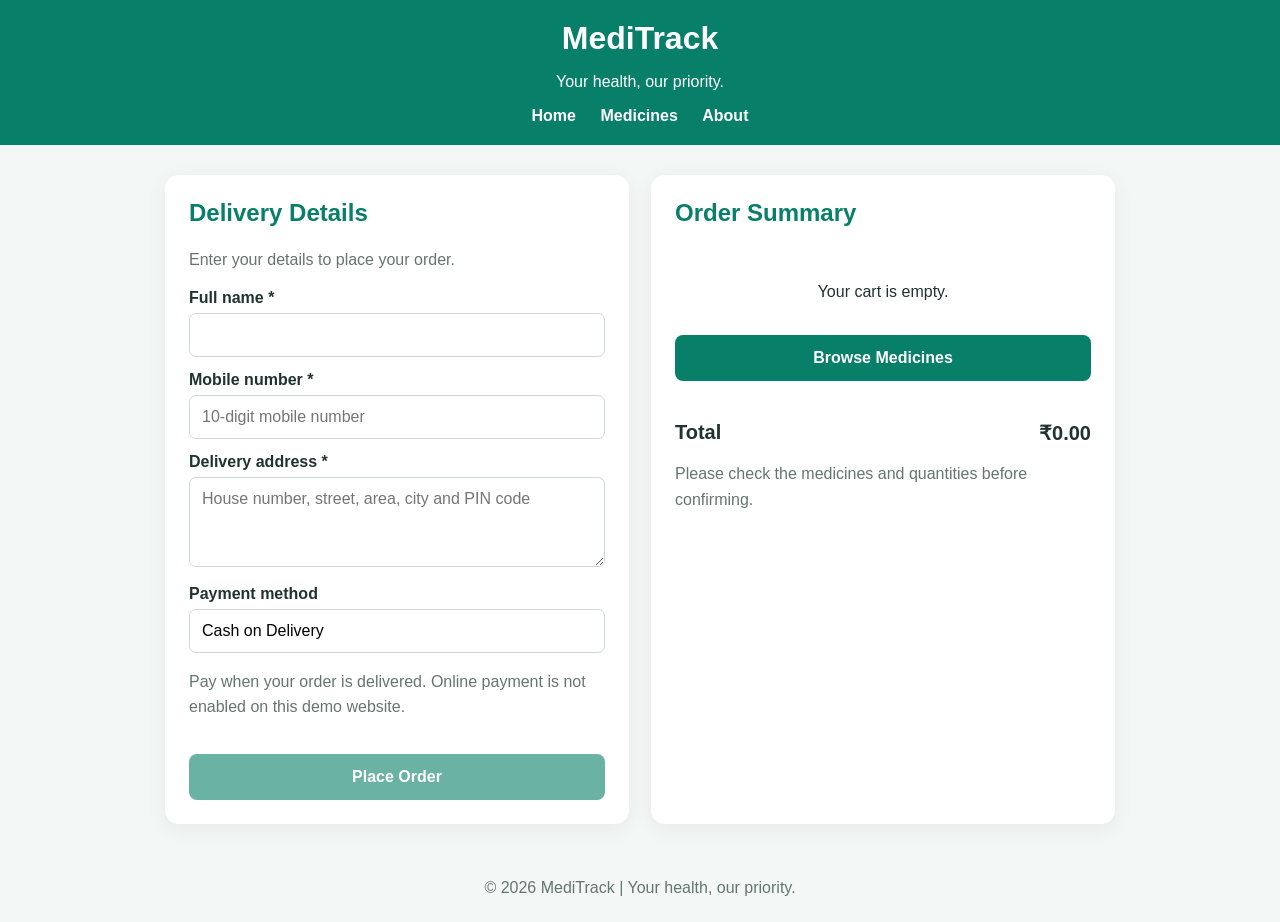
<file: index.html>
<!DOCTYPE html>
<html lang="en">
<head>
  <meta charset="UTF-8">
  <meta name="viewport" content="width=device-width, initial-scale=1.0">
  <title>Checkout | MediTrack</title>

  <style>
    * {
      box-sizing: border-box;
    }

    body {
      margin: 0;
      font-family: Arial, sans-serif;
      background: #f3f7f6;
      color: #20332f;
    }

    header {
      background: #087f68;
      color: white;
      padding: 20px;
      text-align: center;
    }

    header h1 {
      margin: 0 0 8px;
    }

    nav a {
      color: white;
      margin: 0 10px;
      text-decoration: none;
      font-weight: bold;
    }

    .container {
      width: min(950px, 92%);
      margin: 30px auto;
      display: grid;
      grid-template-columns: 1fr 1fr;
      gap: 22px;
    }

    .card {
      background: white;
      padding: 24px;
      border-radius: 14px;
      box-shadow: 0 5px 20px #183d3510;
    }

    h2 {
      margin-top: 0;
      color: #087f68;
    }

    label {
      display: block;
      font-weight: bold;
      margin: 14px 0 6px;
    }

    input, textarea {
      width: 100%;
      padding: 12px;
      border: 1px solid #ccd9d5;
      border-radius: 7px;
      font: inherit;
    }

    textarea {
      resize: vertical;
      min-height: 90px;
    }

    .item {
      display: flex;
      justify-content: space-between;
      gap: 12px;
      padding: 12px 0;
      border-bottom: 1px solid #e8efec;
    }

    .total {
      display: flex;
      justify-content: space-between;
      font-size: 20px;
      font-weight: bold;
      margin-top: 20px;
    }

    .muted {
      color: #65756f;
      line-height: 1.6;
    }

    button, .button {
      display: inline-block;
      width: 100%;
      border: 0;
      border-radius: 8px;
      padding: 14px;
      background: #087f68;
      color: white;
      font-weight: bold;
      font-size: 16px;
      text-align: center;
      text-decoration: none;
      cursor: pointer;
      margin-top: 18px;
    }

    button:hover, .button:hover {
      background: #056452;
    }

    .secondary {
      background: #e8f5f0;
      color: #087f68;
    }

    .secondary:hover {
      background: #d8eee6;
    }

    .notice {
      display: none;
      padding: 15px;
      border-radius: 9px;
      margin-top: 15px;
      line-height: 1.6;
      overflow-wrap: anywhere;
    }

    .success {
      background: #e7f8ed;
      color: #176b37;
    }

    .error {
      background: #fff0ef;
      color: #a32626;
    }

    .empty {
      text-align: center;
      padding: 20px 0;
    }

    footer {
      text-align: center;
      padding: 25px;
      color: #65756f;
    }

    @media (max-width: 650px) {
      .container {
        grid-template-columns: 1fr;
      }

      nav a {
        display: inline-block;
        margin: 8px;
      }
    }
  </style>
</head>

<body>
  <header>
    <h1>MediTrack</h1>
    <p>Your health, our priority.</p>
    <nav>
      <a href="index.html">Home</a>
      <a href="medicines.html">Medicines</a>
      <a href="index.html#about">About</a>
    </nav>
  </header>

  <main class="container">
    <section class="card">
      <h2>Delivery Details</h2>
      <p class="muted">Enter your details to place your order.</p>

      <form id="checkoutForm">
        <label for="customerName">Full name *</label>
        <input id="customerName" name="customerName"
          type="text" autocomplete="name" required>

        <label for="customerPhone">Mobile number *</label>
        <input id="customerPhone" name="customerPhone"
          type="tel" inputmode="numeric" autocomplete="tel"
          pattern="[0-9]{10}" maxlength="10"
          placeholder="10-digit mobile number" required>

        <label for="customerAddress">Delivery address *</label>
        <textarea id="customerAddress" name="customerAddress"
          autocomplete="street-address"
          placeholder="House number, street, area, city and PIN code"
          required></textarea>

        <label>Payment method</label>
        <input type="text" value="Cash on Delivery" readonly>
        <p class="muted">
          Pay when your order is delivered. Online payment is not
          enabled on this demo website.
        </p>

        <button type="submit" id="placeOrderBtn">
          Place Order
        </button>
      </form>

      <div id="message" class="notice" role="status"
        aria-live="polite"></div>

      <div id="confirmationActions" hidden>
        <a id="whatsappLink" class="button" target="_blank"
          rel="noopener noreferrer">
          Send Order on WhatsApp
        </a>
        <a href="medicines.html" class="button secondary">
          Continue Shopping
        </a>
      </div>
    </section>

    <section class="card">
      <h2>Order Summary</h2>
      <div id="cartItems">
        <p class="muted">Loading your cart...</p>
      </div>

      <div class="total">
        <span>Total</span>
        <span id="cartTotal">₹0.00</span>
      </div>

      <p class="muted">
        Please check the medicines and quantities before confirming.
      </p>
    </section>
  </main>

  <footer>
    © 2026 MediTrack | Your health, our priority.
  </footer>

  <script>
    const CART_KEYS = [
      "meditrackCart",
      "meditrack_cart",
      "medicareCart",
      "medicare_cart",
      "cartItems",
      "cart"
    ];

    const ORDERS_KEY = "meditrackDemoOrders";

    let cart = [];
    let activeCartKey = null;
    let orderPlaced = false;

    const cartItemsElement = document.getElementById("cartItems");
    const cartTotalElement = document.getElementById("cartTotal");
    const messageElement = document.getElementById("message");
    const placeOrderButton = document.getElementById("placeOrderBtn");
    const form = document.getElementById("checkoutForm");

    function readCart() {
      for (const key of CART_KEYS) {
        try {
          const saved = localStorage.getItem(key);
          if (!saved) continue;

          const parsed = JSON.parse(saved);
          const items = Array.isArray(parsed)
            ? parsed
            : parsed && Array.isArray(parsed.items)
              ? parsed.items
              : null;

          if (items && items.length > 0) {
            cart = items;
            activeCartKey = key;
            return;
          }
        } catch (error) {
          console.warn("Could not read cart key:", key, error);
        }
      }

      cart = [];
      activeCartKey = null;
    }

    function getItemDetails(item) {
      const name = String(
        item.name || item.title || item.productName || "Medicine"
      );

      const price = Number(
        item.price ?? item.amount ?? item.unitPrice ?? 0
      );

      const quantity = Number(
        item.quantity ?? item.qty ?? item.count ?? 1
      );

      return {
        name,
        price: Number.isFinite(price) && price >= 0 ? price : 0,
        quantity: Number.isFinite(quantity) && quantity > 0
          ? Math.floor(quantity) : 1
      };
    }

    function getTotal() {
      return cart.reduce((sum, item) => {
        const details = getItemDetails(item);
        return sum + details.price * details.quantity;
      }, 0);
    }

    function money(amount) {
      return "₹" + amount.toLocaleString("en-IN", {
        minimumFractionDigits: 2,
        maximumFractionDigits: 2
      });
    }

    function renderCart() {
      cartItemsElement.replaceChildren();

      if (cart.length === 0) {
        const box = document.createElement("div");
        box.className = "empty";

        const text = document.createElement("p");
        text.textContent = "Your cart is empty.";

        const link = document.createElement("a");
        link.href = "medicines.html";
        link.className = "button";
        link.textContent = "Browse Medicines";

        box.append(text, link);
        cartItemsElement.appendChild(box);
        cartTotalElement.textContent = money(0);
        placeOrderButton.disabled = true;
        placeOrderButton.style.opacity = "0.6";
        return;
      }

      cart.forEach(function(item) {
        const details = getItemDetails(item);

        const row = document.createElement("div");
        row.className = "item";

        const name = document.createElement("span");
        name.textContent =
          details.name + " × " + details.quantity;

        const price = document.createElement("strong");
        price.textContent =
          money(details.price * details.quantity);

        row.append(name, price);
        cartItemsElement.appendChild(row);
      });

      cartTotalElement.textContent = money(getTotal());
      placeOrderButton.disabled = false;
      placeOrderButton.style.opacity = "1";
    }

    function showMessage(text, type) {
      messageElement.textContent = text;
      messageElement.className = "notice " + type;
      messageElement.style.display = "block";
    }

    readCart();
    renderCart();

    form.addEventListener("submit", function(event) {
      event.preventDefault();

      if (orderPlaced) return;

      readCart();
      renderCart();

      if (cart.length === 0) {
        showMessage(
          "Your cart is empty. Please add medicines before ordering.",
          "error"
        );
        return;
      }

      if (!form.reportValidity()) return;

      const name = document.getElementById("customerName")
        .value.trim();
      const phone = document.getElementById("customerPhone")
        .value.trim();
      const address = document.getElementById("customerAddress")
        .value.trim();

      if (!/^[0-9]{10}$/.test(phone)) {
        showMessage(
          "Please enter a valid 10-digit mobile number.",
          "error"
        );
        return;
      }

      const orderId = "MT" + Date.now();
      const order = {
        orderId: orderId,
        name: name,
        phone: phone,
        address: address,
        payment: "Cash on Delivery",
        items: cart.map(function(item) {
          const details = getItemDetails(item);
          return {
            name: details.name,
            price: details.price,
            quantity: details.quantity
          };
        }),
        total: getTotal(),
        date: new Date().toISOString(),
        status: "Pending"
      };

      try {
        const previousOrders = JSON.parse(
          localStorage.getItem(ORDERS_KEY) || "[]"
        );

        if (!Array.isArray(previousOrders)) {
          throw new Error("Invalid saved order list");
        }

        previousOrders.push(order);
        localStorage.setItem(
          ORDERS_KEY,
          JSON.stringify(previousOrders)
        );
      } catch (error) {
        showMessage(
          "The browser could not save your order. Please check browser storage and try again.",
          "error"
        );
        return;
      }

      orderPlaced = true;
      placeOrderButton.disabled = true;
      placeOrderButton.textContent = "Order Confirmed";

      showMessage(
        "Demo order created successfully! Order ID: " +
        orderId + ". Total: " + money(order.total) +
        ". This order is saved only in this browser; the pharmacy has not been notified yet.",
        "success"
      );

      const orderLines = order.items.map(function(item) {
        return item.name + " x " + item.quantity +
          " = " + money(item.price * item.quantity);
      }).join("\n");

      const whatsappMessage =
        "Hello MediTrack, I want to confirm my order.\n\n" +
        "Order ID: " + orderId + "\n" +
        "Name: " + name + "\n" +
        "Phone: " + phone + "\n" +
        "Address: " + address + "\n\n" +
        "Items:\n" + orderLines + "\n\n" +
        "Total: " + money(order.total) + "\n" +
        "Payment: Cash on Delivery";

      document.getElementById("whatsappLink").href =
        "https://wa.me/918080192807?text=" +
        encodeURIComponent(whatsappMessage);

      document.getElementById("confirmationActions").hidden = false;

      if (activeCartKey) {
        localStorage.removeItem(activeCartKey);
      }

      cart = [];
      activeCartKey = null;
      renderCart();
      form.reset();
    });
  </script>
  
<script>
(function () {
  // Find the existing Place Order button.
  const buttons = Array.from(document.querySelectorAll("button, input[type='submit']"));

  const orderButton = buttons.find(function (button) {
    const text = button.tagName === "INPUT"
      ? button.value
      : button.innerText;

    return /place\s*order/i.test(text || "");
  });

  if (!orderButton) {
    console.error("Place Order button was not found.");
    return;
  }

  orderButton.addEventListener("click", function (event) {
    event.preventDefault();
    event.stopImmediatePropagation();

    const form = orderButton.closest("form");

    // Validate required fields, if the button is inside a form.
    if (form && !form.reportValidity()) {
      return;
    }

    // Collect checkout details.
    const fields = form
      ? Array.from(form.querySelectorAll("input, textarea, select"))
      : Array.from(document.querySelectorAll("input, textarea, select"));

    function getField(pattern) {
      const field = fields.find(function (element) {
        const label = element.labels
          ? Array.from(element.labels).map(function (l) {
              return l.innerText;
            }).join(" ")
          : "";

        return pattern.test(
          (element.name || "") + " " +
          (element.id || "") + " " +
          label
        );
      });

      return field ? field.value.trim() : "";
    }

    const name = getField(/name/i);
    const phone = getField(/phone|mobile|tel/i);
    const address = getField(/address/i);
    const pin = getField(/pin|postal/i);
    const state = getField(/state/i);

    const paymentField = fields.find(function (element) {
      return element.checked &&
        /payment|method/i.test(
          (element.name || "") + " " + (element.id || "")
        );
    });

    const payment = paymentField
      ? paymentField.value
      : "Cash on Delivery";

    const totalElement = document.querySelector(
      "#cartTotal, #total, .total-amount, .grand-total"
    );

    const totalText = totalElement
      ? totalElement.innerText.trim()
      : "Please confirm total on checkout page";

    // Show a clear message if details cannot be identified.
    if (!name || !phone || !address) {
      alert(
        "Please make sure your checkout form has customer name, " +
        "mobile number and complete address fields. " +
        "If they are already filled, the form field names may need matching."
      );
      return;
    }

    if (!/^[0-9]{10}$/.test(phone.replace(/\D/g, ""))) {
      alert("Please enter a valid 10-digit mobile number.");
      return;
    }

    const message =
      "Hello MediTrack, I want to place an order.\n\n" +
      "Customer: " + name + "\n" +
      "Phone: " + phone + "\n" +
      "Address: " + address + "\n" +
      (state ? "State: " + state + "\n" : "") +
      (pin ? "PIN Code: " + pin + "\n" : "") +
      "Payment: " + payment + "\n" +
      "Checkout total: " + totalText + "\n\n" +
      "Please confirm my order.";

    const whatsappURL =
      "https://wa.me/918080192807?text=" +
      encodeURIComponent(message);

    // Open WhatsApp so the customer can send the order.
    window.open(whatsappURL, "_blank", "noopener,noreferrer");

    alert(
      "Your order message is ready in WhatsApp. " +
      "Please press Send in WhatsApp to submit your order to MediTrack."
    );
  }, true);
})();
</script>
</body>
</html>
</file>
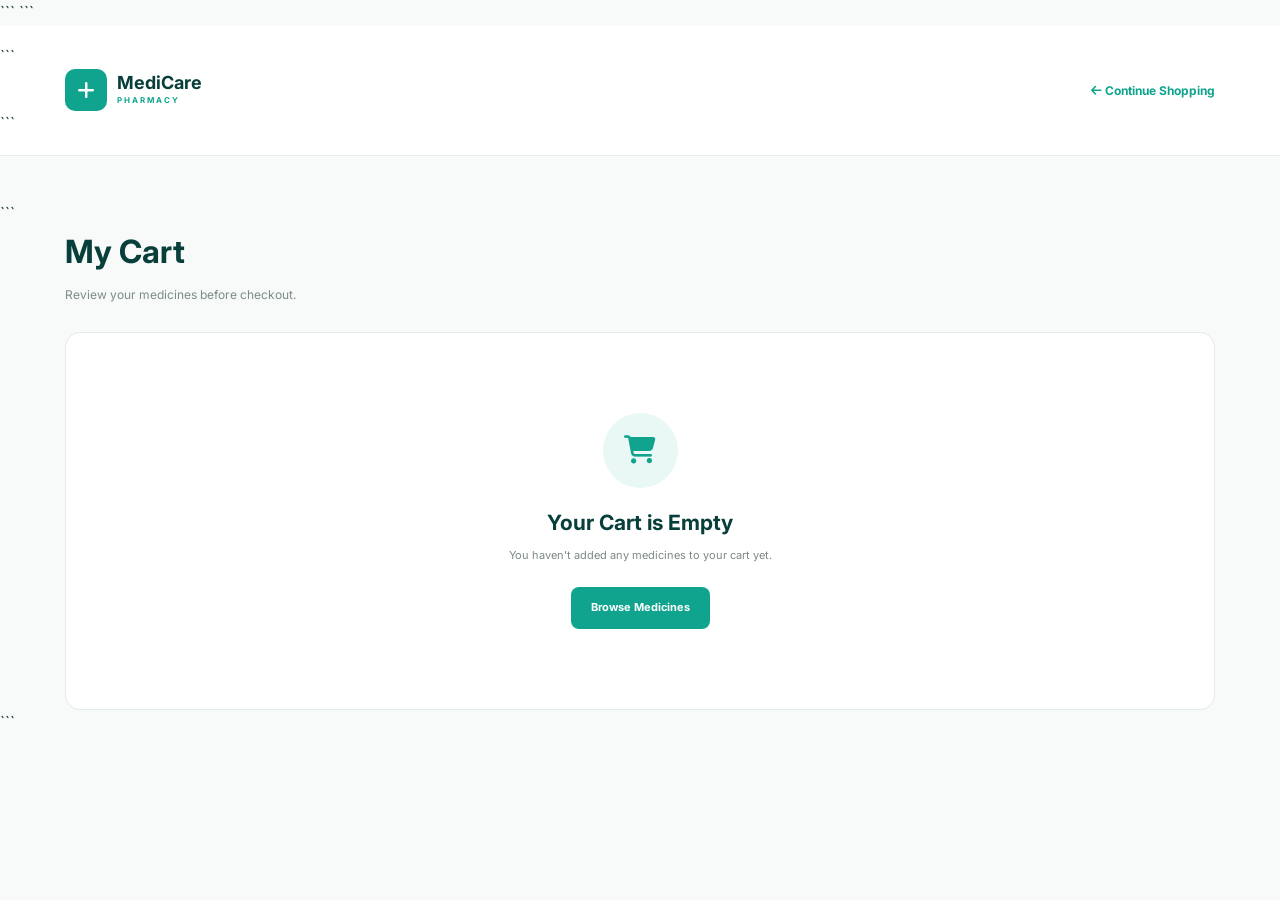
<file: cart.html>
<!DOCTYPE html>

<html lang="en">
<head>
    <meta charset="UTF-8">
    <meta name="viewport" content="width=device-width, initial-scale=1.0">

```
<title>My Cart | MediCare Pharmacy</title>

<link rel="stylesheet" href="style.css">

<link rel="preconnect" href="https://fonts.googleapis.com">
<link rel="preconnect" href="https://fonts.gstatic.com" crossorigin>

<link href="https://fonts.googleapis.com/css2?family=Inter:wght@400;500;600;700;800&display=swap" rel="stylesheet">

<link rel="stylesheet"
      href="https://cdnjs.cloudflare.com/ajax/libs/font-awesome/6.5.2/css/all.min.css">

<style>

    * {
        box-sizing: border-box;
    }

    body {
        margin: 0;
        font-family: "Inter", Arial, sans-serif;
        background: #f7faf9;
        color: #29443f;
    }

    .container {
        width: 90%;
        max-width: 1150px;
        margin: auto;
    }

    /* HEADER */

    .cart-header {
        background: white;
        border-bottom: 1px solid #e5eeeb;
        padding: 18px 0;
    }

    .header-flex {
        display: flex;
        justify-content: space-between;
        align-items: center;
        gap: 20px;
    }

    .logo {
        text-decoration: none;
        color: #083f3a;
        display: flex;
        align-items: center;
        gap: 10px;
    }

    .logo-icon {
        width: 42px;
        height: 42px;
        background: #10a48f;
        color: white;
        border-radius: 10px;
        display: grid;
        place-items: center;
        font-size: 20px;
    }

    .logo strong {
        display: block;
        font-size: 18px;
    }

    .logo small {
        display: block;
        font-size: 8px;
        letter-spacing: 2px;
        color: #10a48f;
        margin-top: 2px;
    }

    .back-link {
        text-decoration: none;
        color: #10a48f;
        font-size: 12px;
        font-weight: 700;
    }

    .back-link:hover {
        color: #087f71;
    }

    /* PAGE */

    .cart-page {
        padding: 45px 0 70px;
    }

    .page-title {
        margin-bottom: 28px;
    }

    .page-title h1 {
        color: #083f3a;
        font-size: 32px;
        margin: 0 0 7px;
    }

    .page-title p {
        color: #7c8b87;
        font-size: 12px;
        margin: 0;
    }

    /* LAYOUT */

    .cart-layout {
        display: grid;
        grid-template-columns: 1fr 350px;
        gap: 25px;
        align-items: start;
    }

    /* CART BOX */

    .cart-box {
        background: white;
        border: 1px solid #e1ebe8;
        border-radius: 15px;
        overflow: hidden;
    }

    .cart-box-header {
        padding: 18px 22px;
        border-bottom: 1px solid #edf2f1;
        display: flex;
        justify-content: space-between;
        align-items: center;
    }

    .cart-box-header h2 {
        color: #083f3a;
        font-size: 16px;
        margin: 0;
    }

    .item-count {
        color: #879592;
        font-size: 10px;
    }

    /* ITEM */

    .cart-item {
        padding: 20px;
        border-bottom: 1px solid #edf2f1;
        display: grid;
        grid-template-columns: 90px 1fr auto;
        gap: 18px;
        align-items: center;
    }

    .cart-item:last-child {
        border-bottom: none;
    }

    .medicine-image {
        width: 90px;
        height: 90px;
        border-radius: 12px;
        background: #eef8f5;
        display: grid;
        place-items: center;
        overflow: hidden;
    }

    .medicine-image img {
        width: 100%;
        height: 100%;
        object-fit: cover;
    }

    .medicine-image i {
        color: #10a48f;
        font-size: 28px;
    }

    .medicine-name {
        color: #083f3a;
        font-size: 14px;
        font-weight: 700;
        margin-bottom: 7px;
    }

    .medicine-price {
        color: #10a48f;
        font-size: 14px;
        font-weight: 800;
        margin-bottom: 12px;
    }

    .quantity-area {
        display: flex;
        align-items: center;
        gap: 9px;
    }

    .quantity-label {
        color: #8a9693;
        font-size: 9px;
    }

    .quantity-control {
        display: flex;
        align-items: center;
        border: 1px solid #dce8e5;
        border-radius: 7px;
        overflow: hidden;
    }

    .quantity-control button {
        width: 30px;
        height: 30px;
        border: none;
        background: #f5faf8;
        color: #10a48f;
        cursor: pointer;
        font-size: 14px;
        font-weight: 700;
    }

    .quantity-control button:hover {
        background: #e4f5f1;
    }

    .quantity-control span {
        min-width: 32px;
        text-align: center;
        font-size: 11px;
        font-weight: 700;
        color: #29443f;
    }

    .item-right {
        text-align: right;
    }

    .item-total {
        color: #083f3a;
        font-size: 15px;
        font-weight: 800;
        margin-bottom: 15px;
    }

    .remove-btn {
        border: none;
        background: transparent;
        color: #e05252;
        font-size: 10px;
        cursor: pointer;
        font-weight: 600;
    }

    .remove-btn:hover {
        color: #bd2929;
    }

    /* EMPTY */

    .empty-cart {
        display: none;
        background: white;
        border: 1px solid #e1ebe8;
        border-radius: 15px;
        padding: 80px 20px;
        text-align: center;
    }

    .empty-icon {
        width: 75px;
        height: 75px;
        border-radius: 50%;
        background: #e9f8f5;
        color: #10a48f;
        display: grid;
        place-items: center;
        margin: 0 auto 18px;
        font-size: 28px;
    }

    .empty-cart h2 {
        color: #083f3a;
        font-size: 21px;
        margin: 0 0 8px;
    }

    .empty-cart p {
        color: #7c8986;
        font-size: 11px;
        margin-bottom: 22px;
    }

    .shop-btn {
        display: inline-block;
        text-decoration: none;
        background: #10a48f;
        color: white;
        padding: 12px 20px;
        border-radius: 8px;
        font-size: 11px;
        font-weight: 700;
    }

    .shop-btn:hover {
        background: #087f71;
    }

    /* SUMMARY */

    .summary {
        background: white;
        border: 1px solid #e1ebe8;
        border-radius: 15px;
        padding: 22px;
        position: sticky;
        top: 20px;
    }

    .summary h2 {
        color: #083f3a;
        font-size: 17px;
        margin: 0 0 20px;
    }

    .summary-row {
        display: flex;
        justify-content: space-between;
        margin: 13px 0;
        color: #7b8986;
        font-size: 11px;
    }

    .summary-row strong {
        color: #304b47;
    }

    .divider {
        height: 1px;
        background: #e7efed;
        margin: 18px 0;
    }

    .total-row {
        display: flex;
        justify-content: space-between;
        align-items: center;
    }

    .total-row span {
        color: #083f3a;
        font-size: 14px;
        font-weight: 800;
    }

    .total-row strong {
        color: #10a48f;
        font-size: 23px;
    }

    .checkout-btn {
        width: 100%;
        border: none;
        background: #10a48f;
        color: white;
        padding: 14px;
        border-radius: 8px;
        margin-top: 22px;
        font-size: 11px;
        font-weight: 800;
        cursor: pointer;
    }

    .checkout-btn:hover {
        background: #087f71;
    }

    .continue-shopping {
        display: block;
        text-align: center;
        margin-top: 15px;
        text-decoration: none;
        color: #10a48f;
        font-size: 10px;
        font-weight: 700;
    }

    .secure {
        text-align: center;
        color: #929d9a;
        font-size: 9px;
        margin-top: 18px;
    }

    .secure i {
        color: #10a48f;
        margin-right: 4px;
    }

    /* MOBILE */

    @media (max-width: 850px) {

        .cart-layout {
            grid-template-columns: 1fr;
        }

        .summary {
            position: static;
        }
    }

    @media (max-width: 600px) {

        .cart-page {
            padding: 30px 0 50px;
        }

        .page-title h1 {
            font-size: 27px;
        }

        .cart-item {
            grid-template-columns: 65px 1fr;
            gap: 13px;
        }

        .medicine-image {
            width: 65px;
            height: 65px;
        }

        .medicine-image i {
            font-size: 21px;
        }

        .medicine-name {
            font-size: 12px;
        }

        .medicine-price {
            font-size: 12px;
        }

        .item-right {
            grid-column: 2;
            text-align: left;
            display: flex;
            align-items: center;
            justify-content: space-between;
        }

        .item-total {
            margin: 0;
            font-size: 13px;
        }

        .header-flex {
            flex-wrap: wrap;
        }
    }

</style>
```

</head>

<body>

<!-- HEADER -->

<header class="cart-header">

```
<div class="container header-flex">

    <a href="index.html" class="logo">

        <span class="logo-icon">
            <i class="fa-solid fa-plus"></i>
        </span>

        <span>
            <strong>MediCare</strong>
            <small>PHARMACY</small>
        </span>

    </a>

    <a href="medicines.html" class="back-link">
        <i class="fa-solid fa-arrow-left"></i>
        Continue Shopping
    </a>

</div>
```

</header>

<!-- CART PAGE -->

<main class="cart-page">

```
<div class="container">

    <div class="page-title">

        <h1>My Cart</h1>

        <p>
            Review your medicines before checkout.
        </p>

    </div>


    <!-- EMPTY CART -->

    <div class="empty-cart" id="emptyCart">

        <div class="empty-icon">

            <i class="fa-solid fa-cart-shopping"></i>

        </div>

        <h2>Your Cart is Empty</h2>

        <p>
            You haven't added any medicines to your cart yet.
        </p>

        <a href="medicines.html" class="shop-btn">
            Browse Medicines
        </a>

    </div>


    <!-- CART CONTENT -->

    <div class="cart-layout" id="cartLayout">


        <!-- ITEMS -->

        <section class="cart-box">

            <div class="cart-box-header">

                <h2>Shopping Cart</h2>

                <span class="item-count" id="itemCount">
                    0 items
                </span>

            </div>

            <div id="cartItems"></div>

        </section>


        <!-- SUMMARY -->

        <aside class="summary">

            <h2>Order Summary</h2>


            <div class="summary-row">

                <span>Subtotal</span>

                <strong id="subtotal">
                    ₹0
                </strong>

            </div>


            <div class="summary-row">

                <span>Delivery</span>

                <strong id="delivery">
                    FREE
                </strong>

            </div>


            <div class="summary-row">

                <span>Discount</span>

                <strong id="discount">
                    - ₹0
                </strong>

            </div>


            <div class="divider"></div>


            <div class="total-row">

                <span>Total</span>

                <strong id="grandTotal">
                    ₹0
                </strong>

            </div>


            <button
                class="checkout-btn"
                id="checkoutBtn"
                type="button"
            >

                Proceed to Checkout
                <i class="fa-solid fa-arrow-right"></i>

            </button>


            <a
                href="medicines.html"
                class="continue-shopping"
            >

                <i class="fa-solid fa-arrow-left"></i>
                Continue Shopping

            </a>


            <div class="secure">

                <i class="fa-solid fa-lock"></i>

                Secure frontend checkout

            </div>

        </aside>

    </div>

</div>
```

</main>

<script>

/* =========================================
   GET CART FROM LOCAL STORAGE
========================================= */

let cart =
    JSON.parse(
        localStorage.getItem("medicareCart")
    ) || [];


/* =========================================
   ELEMENTS
========================================= */

const cartItems =
    document.getElementById("cartItems");

const cartLayout =
    document.getElementById("cartLayout");

const emptyCart =
    document.getElementById("emptyCart");


/* =========================================
   SAVE CART
========================================= */

function saveCart() {

    localStorage.setItem(
        "medicareCart",
        JSON.stringify(cart)
    );

}


/* =========================================
   DISPLAY CART
========================================= */

function displayCart() {

    cartItems.innerHTML = "";

    if (cart.length === 0) {

        cartLayout.style.display = "none";

        emptyCart.style.display = "block";

        return;

    }


    cartLayout.style.display = "grid";

    emptyCart.style.display = "none";


    let subtotal = 0;

    let totalQuantity = 0;


    cart.forEach(function(item, index) {

        const price =
            Number(item.price) || 0;

        const quantity =
            Number(item.quantity) || 1;

        const itemTotal =
            price * quantity;


        subtotal += itemTotal;

        totalQuantity += quantity;


        let imageHTML = "";

        if (item.image) {

            imageHTML = `
                <img
                    src="${item.image}"
                    alt="${item.name}"
                    onerror="this.style.display='none'; this.parentElement.querySelector('i').style.display='block';"
                >
            `;

        }


        const itemHTML = `

            <div class="cart-item">

                <div class="medicine-image">

                    ${imageHTML}

                    <i
                        class="fa-solid fa-pills"
                        style="${item.image ? 'display:none;' : ''}"
                    ></i>

                </div>


                <div>

                    <div class="medicine-name">
                        ${item.name || "Medicine"}
                    </div>

                    <div class="medicine-price">
                        ₹${price}
                    </div>


                    <div class="quantity-area">

                        <span class="quantity-label">
                            Quantity
                        </span>


                        <div class="quantity-control">

                            <button
                                type="button"
                                onclick="decreaseQuantity(${index})"
                            >
                                −
                            </button>

                            <span>
                                ${quantity}
                            </span>

                            <button
                                type="button"
                                onclick="increaseQuantity(${index})"
                            >
                                +
                            </button>

                        </div>

                    </div>

                </div>


                <div class="item-right">

                    <div class="item-total">
                        ₹${itemTotal}
                    </div>


                    <button
                        type="button"
                        class="remove-btn"
                        onclick="removeItem(${index})"
                    >

                        <i class="fa-solid fa-trash"></i>
                        Remove

                    </button>

                </div>

            </div>

        `;


        cartItems.innerHTML += itemHTML;

    });


    /* DELIVERY */

    let deliveryCharge = 0;


    if (subtotal > 0 && subtotal < 499) {

        deliveryCharge = 40;

    }


    /* DISCOUNT */

    let discountAmount = 0;


    if (subtotal >= 1000) {

        discountAmount =
            Math.round(subtotal * 0.05);

    }


    /* GRAND TOTAL */

    const grandTotal =
        subtotal +
        deliveryCharge -
        discountAmount;


    /* UPDATE SCREEN */

    document.getElementById(
        "itemCount"
    ).textContent =
        totalQuantity +
        (totalQuantity === 1 ? " item" : " items");


    document.getElementById(
        "subtotal"
    ).textContent =
        "₹" + subtotal;


    document.getElementById(
        "delivery"
    ).textContent =
        deliveryCharge === 0
            ? "FREE"
            : "₹" + deliveryCharge;


    document.getElementById(
        "discount"
    ).textContent =
        "- ₹" + discountAmount;


    document.getElementById(
        "grandTotal"
    ).textContent =
        "₹" + grandTotal;

}


/* =========================================
   INCREASE
========================================= */

function increaseQuantity(index) {

    cart[index].quantity =
        Number(cart[index].quantity) + 1;

    saveCart();

    displayCart();

}


/* =========================================
   DECREASE
========================================= */

function decreaseQuantity(index) {

    const currentQuantity =
        Number(cart[index].quantity);


    if (currentQuantity > 1) {

        cart[index].quantity =
            currentQuantity - 1;

    }


    saveCart();

    displayCart();

}


/* =========================================
   REMOVE
========================================= */

function removeItem(index) {

    const medicineName =
        cart[index].name || "this medicine";


    const confirmRemove =
        confirm(
            "Remove " +
            medicineName +
            " from your cart?"
        );


    if (!confirmRemove) {

        return;

    }


    cart.splice(index, 1);

    saveCart();

    displayCart();

}


/* =========================================
   CHECKOUT BUTTON
========================================= */

document.getElementById(
    "checkoutBtn"
).addEventListener(
    "click",
    function() {


        if (cart.length === 0) {

            alert(
                "Your cart is empty. Please add a medicine first."
            );

            return;

        }


        window.location.href =
            "checkout.html";

    }
);


/* =========================================
   FIRST LOAD
========================================= */

displayCart();

</script>

</body>
</html>
</file>
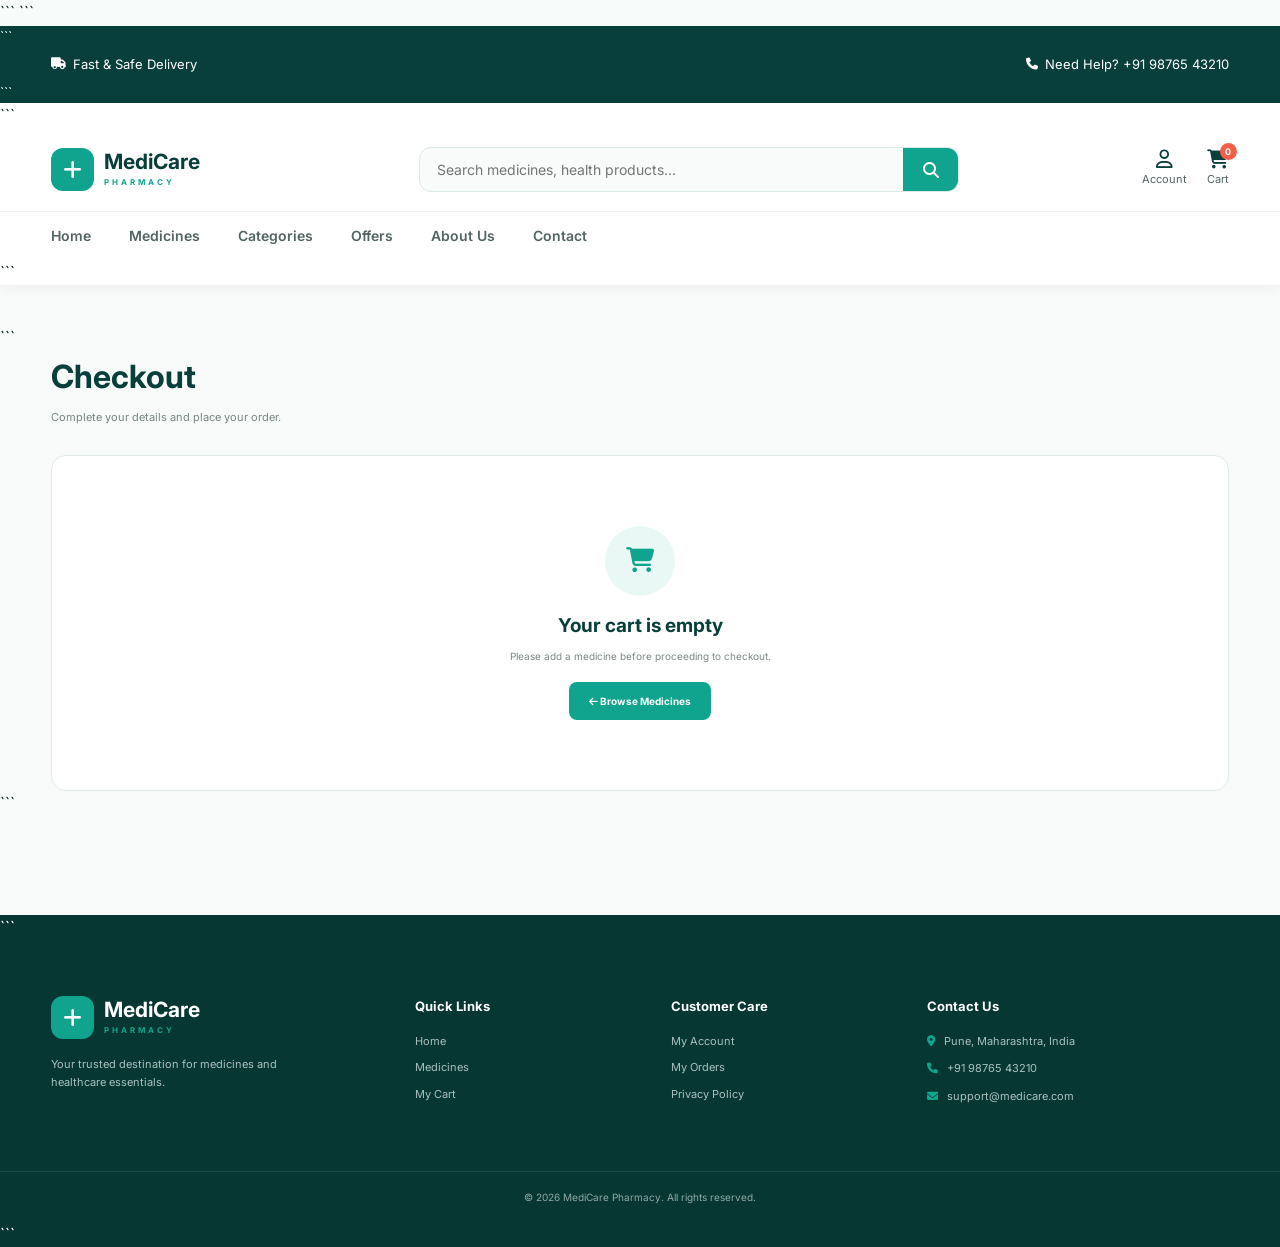
<file: checkout.html>
<!DOCTYPE html>

<html lang="en">

<head>

```
<meta charset="UTF-8">

<meta name="viewport" content="width=device-width, initial-scale=1.0">

<title>Checkout | MediCare Pharmacy</title>

<link rel="stylesheet" href="style.css">

<link rel="preconnect" href="https://fonts.googleapis.com">
<link rel="preconnect" href="https://fonts.gstatic.com" crossorigin>

<link href="https://fonts.googleapis.com/css2?family=Inter:wght@400;500;600;700;800&display=swap" rel="stylesheet">

<link rel="stylesheet"
      href="https://cdnjs.cloudflare.com/ajax/libs/font-awesome/6.5.2/css/all.min.css">


<style>

    /* =========================================
       CHECKOUT PAGE
    ========================================= */

    .checkout-page {
        background: #f7faf9;
        padding: 40px 0 70px;
        min-height: 70vh;
    }


    .checkout-title {
        margin-bottom: 28px;
    }

    .checkout-title h1 {
        color: #083f3a;
        font-size: 32px;
        margin-bottom: 7px;
    }

    .checkout-title p {
        color: #778683;
        font-size: 11px;
    }


    .checkout-layout {
        display: grid;
        grid-template-columns: 1fr 360px;
        gap: 25px;
        align-items: start;
    }


    /* =========================================
       FORM BOX
    ========================================= */

    .checkout-box {
        background: white;
        border: 1px solid #e1ebe8;
        border-radius: 15px;
        padding: 24px;
        margin-bottom: 20px;
    }


    .checkout-box-header {
        display: flex;
        align-items: center;
        gap: 12px;
        margin-bottom: 20px;
        padding-bottom: 15px;
        border-bottom: 1px solid #edf2f1;
    }


    .checkout-box-icon {
        width: 38px;
        height: 38px;
        border-radius: 9px;
        background: #e8f8f5;
        color: #10a48f;
        display: grid;
        place-items: center;
    }


    .checkout-box-header h2 {
        color: #083f3a;
        font-size: 15px;
    }


    .checkout-box-header p {
        color: #879390;
        font-size: 9px;
        margin-top: 3px;
    }


    /* =========================================
       FORM
    ========================================= */

    .form-grid {
        display: grid;
        grid-template-columns: 1fr 1fr;
        gap: 15px;
    }


    .form-group {
        display: flex;
        flex-direction: column;
        gap: 6px;
    }


    .form-group.full {
        grid-column: 1 / -1;
    }


    .form-group label {
        color: #38534f;
        font-size: 10px;
        font-weight: 700;
    }


    .required {
        color: #e74c3c;
    }


    .form-group input,
    .form-group textarea,
    .form-group select {

        width: 100%;

        border: 1px solid #dce8e5;

        border-radius: 8px;

        padding: 11px 12px;

        color: #304b47;

        background: #fff;

        font-family: inherit;

        font-size: 11px;

        outline: none;

        transition: 0.2s;

    }


    .form-group textarea {
        min-height: 85px;
        resize: vertical;
    }


    .form-group input:focus,
    .form-group textarea:focus,
    .form-group select:focus {
        border-color: #10a48f;
        box-shadow: 0 0 0 3px rgba(16,164,143,0.08);
    }


    /* =========================================
       PAYMENT
    ========================================= */

    .payment-option {

        display: flex;

        align-items: center;

        gap: 12px;

        border: 1px solid #dfeae7;

        border-radius: 10px;

        padding: 14px;

        margin-bottom: 10px;

        cursor: pointer;

        transition: 0.2s;

    }


    .payment-option:hover {
        border-color: #10a48f;
        background: #f7fcfb;
    }


    .payment-option.selected {
        border-color: #10a48f;
        background: #f0faf8;
    }


    .payment-option input {
        accent-color: #10a48f;
    }


    .payment-icon {

        width: 38px;

        height: 38px;

        border-radius: 8px;

        background: #e9f8f5;

        color: #10a48f;

        display: grid;

        place-items: center;

    }


    .payment-info strong {
        display: block;
        color: #234440;
        font-size: 11px;
    }


    .payment-info span {
        display: block;
        color: #899592;
        font-size: 9px;
        margin-top: 3px;
    }


    /* =========================================
       ORDER SUMMARY
    ========================================= */

    .checkout-summary {

        background: white;

        border: 1px solid #e1ebe8;

        border-radius: 15px;

        padding: 22px;

        position: sticky;

        top: 20px;

    }


    .checkout-summary h2 {

        color: #083f3a;

        font-size: 16px;

        margin-bottom: 18px;

    }


    .checkout-items {

        max-height: 300px;

        overflow-y: auto;

        padding-right: 3px;

    }


    .checkout-item {

        display: flex;

        justify-content: space-between;

        gap: 12px;

        padding: 11px 0;

        border-bottom: 1px solid #edf2f1;

    }


    .checkout-item-name {

        color: #3c5652;

        font-size: 10px;

    }


    .checkout-item-quantity {

        color: #8b9694;

        font-size: 9px;

        margin-top: 3px;

    }


    .checkout-item-price {

        color: #083f3a;

        font-size: 11px;

        font-weight: 700;

        white-space: nowrap;

    }


    .summary-row {

        display: flex;

        justify-content: space-between;

        color: #788683;

        font-size: 10px;

        margin: 13px 0;

    }


    .summary-row strong {
        color: #304b47;
    }


    .summary-divider {

        height: 1px;

        background: #e7efed;

        margin: 17px 0;

    }


    .summary-total {

        display: flex;

        justify-content: space-between;

        align-items: center;

    }


    .summary-total span {

        color: #083f3a;

        font-size: 13px;

        font-weight: 700;

    }


    .summary-total strong {

        color: #10a48f;

        font-size: 21px;

    }


    /* =========================================
       PLACE ORDER
    ========================================= */

    .place-order-btn {

        width: 100%;

        background: #10a48f;

        color: white;

        border-radius: 8px;

        padding: 14px;

        margin-top: 20px;

        font-size: 11px;

        font-weight: 800;

        cursor: pointer;

        transition: 0.2s;

    }


    .place-order-btn:hover {
        background: #087f71;
    }


    .secure-note {

        text-align: center;

        color: #899592;

        font-size: 9px;

        margin-top: 14px;

    }


    .secure-note i {
        color: #10a48f;
        margin-right: 4px;
    }


    /* =========================================
       EMPTY CHECKOUT
    ========================================= */

    .checkout-empty {

        display: none;

        text-align: center;

        background: white;

        border: 1px solid #e1ebe8;

        border-radius: 15px;

        padding: 70px 20px;

    }


    .checkout-empty-icon {

        width: 70px;

        height: 70px;

        border-radius: 50%;

        background: #eaf8f5;

        color: #10a48f;

        display: grid;

        place-items: center;

        margin: auto auto 15px;

        font-size: 25px;

    }


    .checkout-empty h2 {
        color: #083f3a;
        font-size: 19px;
    }


    .checkout-empty p {

        color: #7c8986;

        font-size: 10px;

        margin: 7px 0 18px;

    }


    .shop-btn {

        display: inline-block;

        background: #10a48f;

        color: white;

        padding: 11px 20px;

        border-radius: 8px;

        font-size: 10px;

        font-weight: 700;

    }


    /* =========================================
       SUCCESS MESSAGE
    ========================================= */

    .success-message {

        display: none;

        text-align: center;

        background: white;

        border: 1px solid #d9ebe6;

        border-radius: 15px;

        padding: 65px 25px;

    }


    .success-icon {

        width: 75px;

        height: 75px;

        border-radius: 50%;

        background: #e7f8f3;

        color: #10a48f;

        display: grid;

        place-items: center;

        margin: 0 auto 18px;

        font-size: 30px;

    }


    .success-message h2 {

        color: #083f3a;

        font-size: 24px;

    }


    .success-message p {

        color: #788683;

        font-size: 11px;

        margin: 8px 0 20px;

    }


    .order-number {

        display: inline-block;

        background: #f1f8f6;

        color: #10a48f;

        padding: 9px 15px;

        border-radius: 7px;

        font-size: 11px;

        font-weight: 700;

        margin-bottom: 20px;

    }


    /* =========================================
       RESPONSIVE
    ========================================= */

    @media (max-width: 850px) {

        .checkout-layout {

            grid-template-columns: 1fr;

        }


        .checkout-summary {

            position: static;

        }

    }


    @media (max-width: 600px) {

        .checkout-page {

            padding: 30px 0 55px;

        }


        .checkout-title h1 {

            font-size: 27px;

        }


        .form-grid {

            grid-template-columns: 1fr;

        }


        .form-group.full {

            grid-column: auto;

        }


        .checkout-box {

            padding: 18px;

        }

    }

</style>
```

</head>

<body>

<!-- =========================================
     TOP BAR
========================================= -->

<div class="top-bar">

```
<div class="container top-content">

    <span>
        <i class="fa-solid fa-truck"></i>
        Fast & Safe Delivery
    </span>

    <span>
        <i class="fa-solid fa-phone"></i>
        Need Help? +91 98765 43210
    </span>

</div>
```

</div>

<!-- =========================================
     HEADER
========================================= -->

<header class="header">

```
<div class="container nav-container">


    <a href="index.html" class="logo">

        <span class="logo-icon">

            <i class="fa-solid fa-plus"></i>

        </span>

        <span>

            <strong>MediCare</strong>

            <small>PHARMACY</small>

        </span>

    </a>


    <div class="search-box">

        <input
            type="text"
            placeholder="Search medicines, health products..."
        >

        <button type="button">

            <i class="fa-solid fa-magnifying-glass"></i>

        </button>

    </div>


    <div class="nav-actions">

        <a href="#" class="action-item">

            <i class="fa-regular fa-user"></i>

            <span>Account</span>

        </a>


        <a href="cart.html" class="action-item cart">

            <i class="fa-solid fa-cart-shopping"></i>

            <span>Cart</span>

            <b id="headerCartCount">0</b>

        </a>


        <button
            class="menu-btn"
            id="menuBtn"
            type="button"
        >

            <i class="fa-solid fa-bars"></i>

        </button>

    </div>

</div>


<nav class="main-nav" id="mainNav">

    <div class="container nav-links">

        <a href="index.html">
            Home
        </a>

        <a href="medicines.html">
            Medicines
        </a>

        <a href="medicines.html">
            Categories
        </a>

        <a href="medicines.html">
            Offers
        </a>

        <a href="index.html#about">
            About Us
        </a>

        <a href="index.html#contact">
            Contact
        </a>

    </div>

</nav>
```

</header>

<!-- =========================================
     CHECKOUT
========================================= -->

<main class="checkout-page">

```
<div class="container">


    <div class="checkout-title">

        <h1>
            Checkout
        </h1>

        <p>
            Complete your details and place your order.
        </p>

    </div>


    <!-- EMPTY CART -->

    <div
        class="checkout-empty"
        id="checkoutEmpty"
    >

        <div class="checkout-empty-icon">

            <i class="fa-solid fa-cart-shopping"></i>

        </div>

        <h2>
            Your cart is empty
        </h2>

        <p>
            Please add a medicine before proceeding to checkout.
        </p>

        <a
            href="medicines.html"
            class="shop-btn"
        >

            <i class="fa-solid fa-arrow-left"></i>

            Browse Medicines

        </a>

    </div>


    <!-- SUCCESS -->

    <div
        class="success-message"
        id="successMessage"
    >

        <div class="success-icon">

            <i class="fa-solid fa-check"></i>

        </div>

        <h2>
            Order Placed Successfully!
        </h2>

        <p>
            Thank you for choosing MediCare Pharmacy.
            Your order has been received.
        </p>

        <div class="order-number">
            Order ID: <span id="orderNumber"></span>
        </div>

        <br>

        <a
            href="medicines.html"
            class="shop-btn"
        >

            Continue Shopping

        </a>

    </div>


    <!-- MAIN CHECKOUT -->

    <div
        class="checkout-layout"
        id="checkoutLayout"
    >


        <!-- LEFT SIDE -->

        <section>


            <!-- CUSTOMER DETAILS -->

            <div class="checkout-box">

                <div class="checkout-box-header">

                    <div class="checkout-box-icon">

                        <i class="fa-solid fa-user"></i>

                    </div>

                    <div>

                        <h2>
                            Customer Information
                        </h2>

                        <p>
                            Enter your contact details.
                        </p>

                    </div>

                </div>


                <div class="form-grid">


                    <div class="form-group">

                        <label>
                            Full Name
                            <span class="required">*</span>
                        </label>

                        <input
                            type="text"
                            id="customerName"
                            placeholder="Enter your full name"
                            required
                        >

                    </div>


                    <div class="form-group">

                        <label>
                            Mobile Number
                            <span class="required">*</span>
                        </label>

                        <input
                            type="tel"
                            id="customerPhone"
                            placeholder="Enter mobile number"
                            maxlength="10"
                            required
                        >

                    </div>


                    <div class="form-group">

                        <label>
                            Email Address
                        </label>

                        <input
                            type="email"
                            id="customerEmail"
                            placeholder="Enter email address"
                        >

                    </div>


                    <div class="form-group">

                        <label>
                            City
                            <span class="required">*</span>
                        </label>

                        <input
                            type="text"
                            id="customerCity"
                            placeholder="Enter city"
                            required
                        >

                    </div>


                </div>

            </div>


            <!-- DELIVERY ADDRESS -->

            <div class="checkout-box">

                <div class="checkout-box-header">

                    <div class="checkout-box-icon">

                        <i class="fa-solid fa-location-dot"></i>

                    </div>

                    <div>

                        <h2>
                            Delivery Address
                        </h2>

                        <p>
                            Where should we deliver your order?
                        </p>

                    </div>

                </div>


                <div class="form-grid">


                    <div class="form-group full">

                        <label>
                            Complete Address
                            <span class="required">*</span>
                        </label>

                        <textarea
                            id="customerAddress"
                            placeholder="House/Flat No., Building, Street, Area..."
                            required
                        ></textarea>

                    </div>


                    <div class="form-group">

                        <label>
                            State
                            <span class="required">*</span>
                        </label>

                        <select id="customerState">

                            <option value="">
                                Select State
                            </option>

                            <option value="Maharashtra">
                                Maharashtra
                            </option>

                            <option value="Gujarat">
                                Gujarat
                            </option>

                            <option value="Karnataka">
                                Karnataka
                            </option>

                            <option value="Goa">
                                Goa
                            </option>

                            <option value="Delhi">
                                Delhi
                            </option>

                            <option value="Other">
                                Other
                            </option>

                        </select>

                    </div>


                    <div class="form-group">

                        <label>
                            PIN Code
                            <span class="required">*</span>
                        </label>

                        <input
                            type="text"
                            id="customerPincode"
                            placeholder="Enter PIN code"
                            maxlength="6"
                            required
                        >

                    </div>


                </div>

            </div>


            <!-- PAYMENT -->

            <div class="checkout-box">

                <div class="checkout-box-header">

                    <div class="checkout-box-icon">

                        <i class="fa-solid fa-credit-card"></i>

                    </div>

                    <div>

                        <h2>
                            Payment Method
                        </h2>

                        <p>
                            Select your preferred payment option.
                        </p>

                    </div>

                </div>


                <label
                    class="payment-option selected"
                    id="codOption"
                >

                    <input
                        type="radio"
                        name="payment"
                        value="cod"
                        checked
                    >

                    <div class="payment-icon">

                        <i class="fa-solid fa-money-bill-wave"></i>

                    </div>

                    <div class="payment-info">

                        <strong>
                            Cash on Delivery
                        </strong>

                        <span>
                            Pay when your order arrives.
                        </span>

                    </div>

                </label>


                <label
                    class="payment-option"
                    id="upiOption"
                >

                    <input
                        type="radio"
                        name="payment"
                        value="upi"
                    >

                    <div class="payment-icon">

                        <i class="fa-solid fa-mobile-screen-button"></i>

                    </div>

                    <div class="payment-info">

                        <strong>
                            UPI
                        </strong>

                        <span>
                            UPI payment interface demo.
                        </span>

                    </div>

                </label>


                <label
                    class="payment-option"
                    id="cardOption"
                >

                    <input
                        type="radio"
                        name="payment"
                        value="card"
                    >

                    <div class="payment-icon">

                        <i class="fa-solid fa-credit-card"></i>

                    </div>

                    <div class="payment-info">

                        <strong>
                            Card Payment
                        </strong>

                        <span>
                            Secure card payment interface demo.
                        </span>

                    </div>

                </label>

            </div>


        </section>


        <!-- RIGHT SIDE -->

        <aside class="checkout-summary">


            <h2>
                Order Summary
            </h2>


            <div
                class="checkout-items"
                id="checkoutItems"
            >

                <!-- Items added by JavaScript -->

            </div>


            <div class="summary-divider"></div>


            <div class="summary-row">

                <span>
                    Subtotal
                </span>

                <strong id="checkoutSubtotal">
                    ₹0
                </strong>

            </div>


            <div class="summary-row">

                <span>
                    Delivery
                </span>

                <strong id="checkoutDelivery">
                    FREE
                </strong>

            </div>


            <div class="summary-row">

                <span>
                    Discount
                </span>

                <strong id="checkoutDiscount">
                    - ₹0
                </strong>

            </div>


            <div class="summary-divider"></div>


            <div class="summary-total">

                <span>
                    Total
                </span>

                <strong id="checkoutTotal">
                    ₹0
                </strong>

            </div>


            <button
                class="place-order-btn"
                id="placeOrderBtn"
                type="button"
            >

                <i class="fa-solid fa-check"></i>

                Place Order

            </button>


            <div class="secure-note">

                <i class="fa-solid fa-lock"></i>

                Your information is safe and secure.

            </div>


        </aside>

    </div>

</div>
```

</main>

<!-- =========================================
     FOOTER
========================================= -->

<footer class="footer">

```
<div class="container footer-grid">


    <div class="footer-brand">

        <a href="index.html" class="logo footer-logo">

            <span class="logo-icon">

                <i class="fa-solid fa-plus"></i>

            </span>

            <span>

                <strong>MediCare</strong>

                <small>PHARMACY</small>

            </span>

        </a>


        <p>
            Your trusted destination for medicines
            and healthcare essentials.
        </p>

    </div>


    <div class="footer-column">

        <h3>
            Quick Links
        </h3>

        <a href="index.html">
            Home
        </a>

        <a href="medicines.html">
            Medicines
        </a>

        <a href="cart.html">
            My Cart
        </a>

    </div>


    <div class="footer-column">

        <h3>
            Customer Care
        </h3>

        <a href="#">
            My Account
        </a>

        <a href="#">
            My Orders
        </a>

        <a href="#">
            Privacy Policy
        </a>

    </div>


    <div class="footer-column contact-column">

        <h3>
            Contact Us
        </h3>

        <p>
            <i class="fa-solid fa-location-dot"></i>
            Pune, Maharashtra, India
        </p>

        <p>
            <i class="fa-solid fa-phone"></i>
            +91 98765 43210
        </p>

        <p>
            <i class="fa-solid fa-envelope"></i>
            support@medicare.com
        </p>

    </div>

</div>


<div class="footer-bottom">

    <div class="container">

        <p>
            © 2026 MediCare Pharmacy. All rights reserved.
        </p>

    </div>

</div>
```

</footer>

<!-- =========================================
     JAVASCRIPT
========================================= -->

<script>


/* =========================================
   GET CART
========================================= */

let cart =
    JSON.parse(
        localStorage.getItem("medicareCart")
    ) || [];


/* =========================================
   ELEMENTS
========================================= */

const checkoutEmpty =
    document.getElementById("checkoutEmpty");

const checkoutLayout =
    document.getElementById("checkoutLayout");

const successMessage =
    document.getElementById("successMessage");

const checkoutItems =
    document.getElementById("checkoutItems");


/* =========================================
   DISPLAY CART
========================================= */

function loadCheckout() {

    if (cart.length === 0) {

        checkoutEmpty.style.display = "block";

        checkoutLayout.style.display = "none";

        return;

    }


    checkoutEmpty.style.display = "none";

    checkoutLayout.style.display = "grid";


    checkoutItems.innerHTML = "";


    let subtotal = 0;

    let totalItems = 0;


    cart.forEach(function(item) {

        const itemTotal =
            Number(item.price) *
            Number(item.quantity);


        subtotal += itemTotal;

        totalItems += Number(item.quantity);


        const itemHTML = `

            <div class="checkout-item">

                <div>

                    <div class="checkout-item-name">
                        ${item.name}
                    </div>

                    <div class="checkout-item-quantity">
                        Quantity: ${item.quantity}
                    </div>

                </div>

                <div class="checkout-item-price">
                    ₹${itemTotal}
                </div>

            </div>

        `;


        checkoutItems.innerHTML += itemHTML;

    });


    /* DELIVERY */

    let delivery = 0;


    if (subtotal > 0 && subtotal < 499) {

        delivery = 40;

    }


    /* DISCOUNT */

    let discount = 0;


    if (subtotal >= 1000) {

        discount =
            Math.round(subtotal * 0.05);

    }


    /* TOTAL */

    const total =
        subtotal +
        delivery -
        discount;


    document.getElementById(
        "checkoutSubtotal"
    ).textContent =
        "₹" + subtotal;


    document.getElementById(
        "checkoutDelivery"
    ).textContent =
        delivery === 0
            ? "FREE"
            : "₹" + delivery;


    document.getElementById(
        "checkoutDiscount"
    ).textContent =
        "- ₹" + discount;


    document.getElementById(
        "checkoutTotal"
    ).textContent =
        "₹" + total;


    document.getElementById(
        "headerCartCount"
    ).textContent =
        totalItems;

}


loadCheckout();


/* =========================================
   PAYMENT OPTION
========================================= */

document.querySelectorAll(
    ".payment-option"
).forEach(function(option) {

    option.addEventListener(
        "click",
        function() {


            document.querySelectorAll(
                ".payment-option"
            ).forEach(function(item) {

                item.classList.remove(
                    "selected"
                );

            });


            this.classList.add(
                "selected"
            );


            const radio =
                this.querySelector(
                    "input[type='radio']"
                );


            radio.checked = true;

        }
    );

});


/* =========================================
   PLACE ORDER
========================================= */

document.getElementById(
    "placeOrderBtn"
).addEventListener(
    "click",
    function() {


        /* GET FORM VALUES */

        const name =
            document.getElementById(
                "customerName"
            ).value.trim();


        const phone =
            document.getElementById(
                "customerPhone"
            ).value.trim();


        const city =
            document.getElementById(
                "customerCity"
            ).value.trim();


        const address =
            document.getElementById(
                "customerAddress"
            ).value.trim();


        const state =
            document.getElementById(
                "customerState"
            ).value;


        const pincode =
            document.getElementById(
                "customerPincode"
            ).value.trim();


        /* VALIDATION */

        if (!name) {

            alert(
                "Please enter your full name."
            );

            return;

        }


        if (!/^[0-9]{10}$/.test(phone)) {

            alert(
                "Please enter a valid 10-digit mobile number."
            );

            return;

        }


        if (!city) {

            alert(
                "Please enter your city."
            );

            return;

        }


        if (!address) {

            alert(
                "Please enter your complete address."
            );

            return;

        }


        if (!state) {

            alert(
                "Please select your state."
            );

            return;

        }


        if (!/^[0-9]{6}$/.test(pincode)) {

            alert(
                "Please enter a valid 6-digit PIN code."
            );

            return;

        }


        /* PAYMENT */

        const payment =
            document.querySelector(
                'input[name="payment"]:checked'
            ).value;


        /* DEMO PAYMENT MESSAGE */

        if (payment === "upi") {

            alert(
                "UPI payment interface demo. No real payment will be processed."
            );

        }


        if (payment === "card") {

            alert(
                "Card payment interface demo. No real payment will be processed."
            );

        }


        /* GENERATE ORDER ID */

        const orderId =
            "MED" +
            Date.now()
                .toString()
                .slice(-8);


        document.getElementById(
            "orderNumber"
        ).textContent =
            orderId;


        /* SAVE DEMO ORDER */

        const order = {

            orderId: orderId,

            customerName: name,

            phone: phone,

            email:
                document.getElementById(
                    "customerEmail"
                ).value.trim(),

            city: city,

            address: address,

            state: state,

            pincode: pincode,

            payment: payment,

            items: cart,
total: total,
            date: new Date().toLocaleString()

        };


        localStorage.setItem(
            "medicareLastOrder",
            JSON.stringify(order)
        ); 


let previousOrders =
    JSON.parse(
        localStorage.getItem("medicareOrders")
    ) || [];

previousOrders.unshift(order);

localStorage.setItem(
    "medicareOrders",
    JSON.stringify(previousOrders)
);

        /* CLEAR CART */

        localStorage.removeItem(
            "medicareCart"
        );


        cart = [];


        /* SHOW SUCCESS */

        checkoutLayout.style.display =
            "none";

        successMessage.style.display =
            "block";


        window.scrollTo({
            top: 0,
            behavior: "smooth"
        });


    }
);


/* =========================================
   MOBILE MENU
========================================= */

const menuBtn =
    document.getElementById(
        "menuBtn"
    );

const mainNav =
    document.getElementById(
        "mainNav"
    );


if (menuBtn) {

    menuBtn.addEventListener(
        "click",
        function() {

            mainNav.classList.toggle(
                "show"
            );

        }
    );

}


</script>

</body>

</html>
</file>
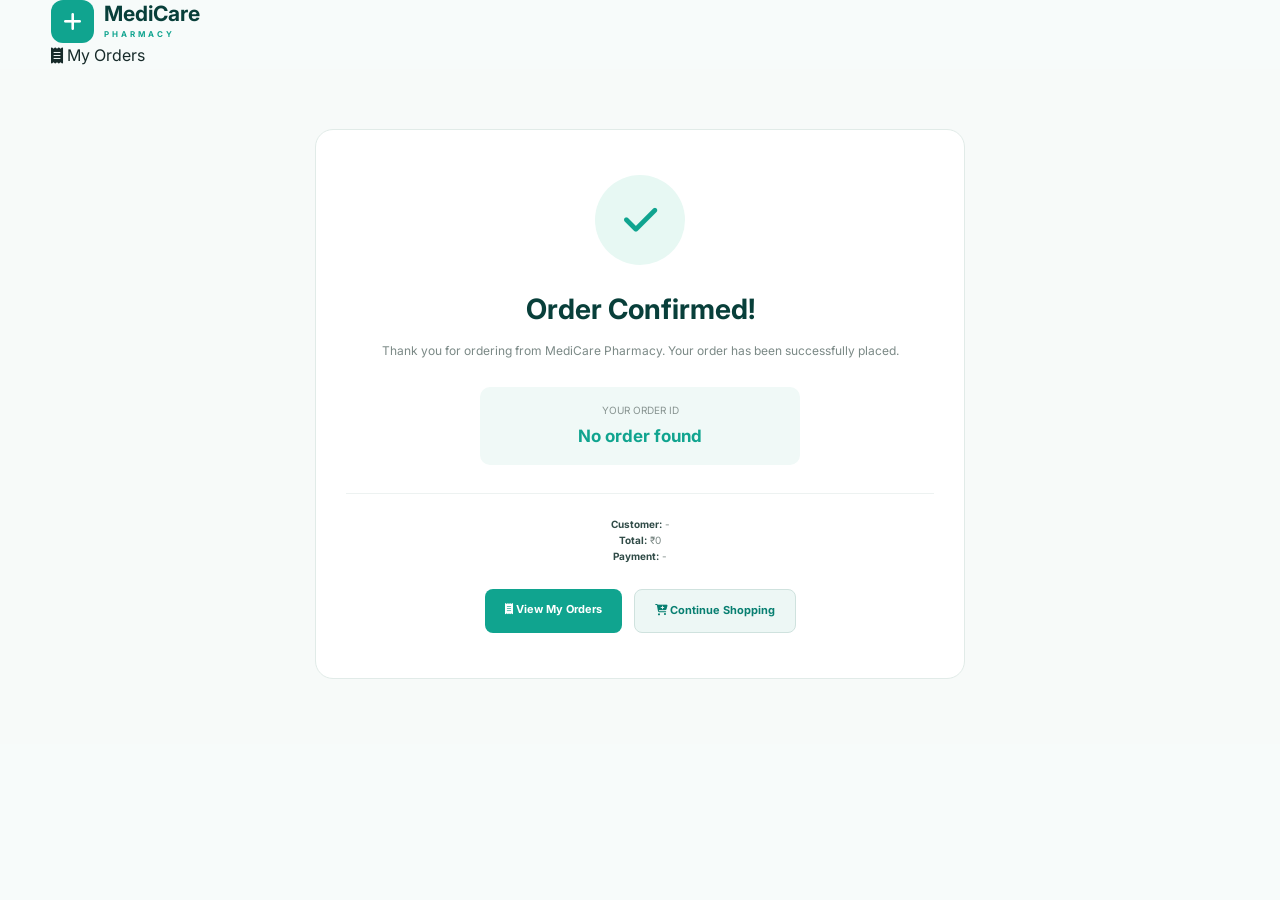
<file: confirmation.html>
<!DOCTYPE html>
<html lang="en">
<head>
    <meta charset="UTF-8">
    <meta name="viewport" content="width=device-width, initial-scale=1.0">

    <title>Order Confirmed | MediCare Pharmacy</title>

    <link rel="stylesheet" href="style.css">

    <link rel="preconnect" href="https://fonts.googleapis.com">
    <link rel="preconnect" href="https://fonts.gstatic.com" crossorigin>

    <link href="https://fonts.googleapis.com/css2?family=Inter:wght@400;500;600;700;800&display=swap" rel="stylesheet">

    <link rel="stylesheet"
          href="https://cdnjs.cloudflare.com/ajax/libs/font-awesome/6.5.2/css/all.min.css">

    <style>
        .confirmation-page {
            min-height: 75vh;
            background: #f7faf9;
            padding: 60px 15px;
        }

        .confirmation-card {
            max-width: 650px;
            margin: auto;
            background: white;
            border: 1px solid #e1ebe8;
            border-radius: 18px;
            padding: 45px 30px;
            text-align: center;
        }

        .success-circle {
            width: 90px;
            height: 90px;
            margin: 0 auto 22px;
            border-radius: 50%;
            background: #e7f8f3;
            color: #10a48f;
            display: grid;
            place-items: center;
            font-size: 38px;
        }

        .confirmation-card h1 {
            color: #083f3a;
            font-size: 28px;
            margin-bottom: 10px;
        }

        .confirmation-card > p {
            color: #7b8986;
            font-size: 12px;
            line-height: 1.7;
        }

        .order-id-box {
            margin: 25px auto;
            padding: 15px;
            background: #f0f9f7;
            border-radius: 10px;
            max-width: 320px;
        }

        .order-id-box span {
            display: block;
            color: #899592;
            font-size: 10px;
            margin-bottom: 5px;
        }

        .order-id-box strong {
            color: #10a48f;
            font-size: 17px;
        }

        .confirmation-buttons {
            display: flex;
            justify-content: center;
            gap: 12px;
            margin-top: 25px;
            flex-wrap: wrap;
        }

        .confirm-btn {
            text-decoration: none;
            padding: 12px 20px;
            border-radius: 8px;
            font-size: 11px;
            font-weight: 700;
        }

        .primary-btn {
            background: #10a48f;
            color: white;
        }

        .secondary-btn {
            background: #edf7f5;
            color: #087f71;
        }

        .order-info {
            margin-top: 28px;
            padding-top: 22px;
            border-top: 1px solid #edf2f1;
            color: #7c8986;
            font-size: 10px;
        }

        .order-info strong {
            color: #304b47;
        }

        @media(max-width:600px) {
            .confirmation-page {
                padding: 35px 12px;
            }

            .confirmation-card {
                padding: 35px 20px;
            }

            .confirmation-card h1 {
                font-size: 23px;
            }
        }
    </style>
</head>

<body>

<header class="cart-header">

    <div class="container header-flex">

        <a href="index.html" class="logo">

            <span class="logo-icon">
                <i class="fa-solid fa-plus"></i>
            </span>

            <span>
                <strong>MediCare</strong>
                <small>PHARMACY</small>
            </span>

        </a>

        <a href="orders.html" class="back-link">
            <i class="fa-solid fa-receipt"></i>
            My Orders
        </a>

    </div>

</header>


<main class="confirmation-page">

    <div class="confirmation-card">

        <div class="success-circle">
            <i class="fa-solid fa-check"></i>
        </div>

        <h1>Order Confirmed!</h1>

        <p>
            Thank you for ordering from MediCare Pharmacy.
            Your order has been successfully placed.
        </p>

        <div class="order-id-box">

            <span>YOUR ORDER ID</span>

            <strong id="orderId">
                Loading...
            </strong>

        </div>

        <div class="order-info">

            <p>
                <strong>Customer:</strong>
                <span id="customerName">-</span>
            </p>

            <p>
                <strong>Total:</strong>
                ₹<span id="orderTotal">0</span>
            </p>

            <p>
                <strong>Payment:</strong>
                <span id="paymentMethod">-</span>
            </p>

        </div>


        <div class="confirmation-buttons">

            <a href="orders.html"
               class="confirm-btn primary-btn">
                <i class="fa-solid fa-receipt"></i>
                View My Orders
            </a>

            <a href="medicines.html"
               class="confirm-btn secondary-btn">
                <i class="fa-solid fa-cart-plus"></i>
                Continue Shopping
            </a>

        </div>

    </div>

</main>


<script>

const order =
    JSON.parse(
        localStorage.getItem("medicareLastOrder")
    );

if (order) {

    document.getElementById("orderId").textContent =
        order.orderId || "-";

    document.getElementById("customerName").textContent =
        order.customerName || "-";

    document.getElementById("orderTotal").textContent =
        order.total || "0";

    document.getElementById("paymentMethod").textContent =
        formatPayment(order.payment);

} else {

    document.getElementById("orderId").textContent =
        "No order found";

}


function formatPayment(payment) {

    if (payment === "cod") {
        return "Cash on Delivery";
    }

    if (payment === "upi") {
        return "UPI";
    }

    if (payment === "card") {
        return "Card Payment";
    }

    return "-";
}

</script>

</body>
</html>
</file>
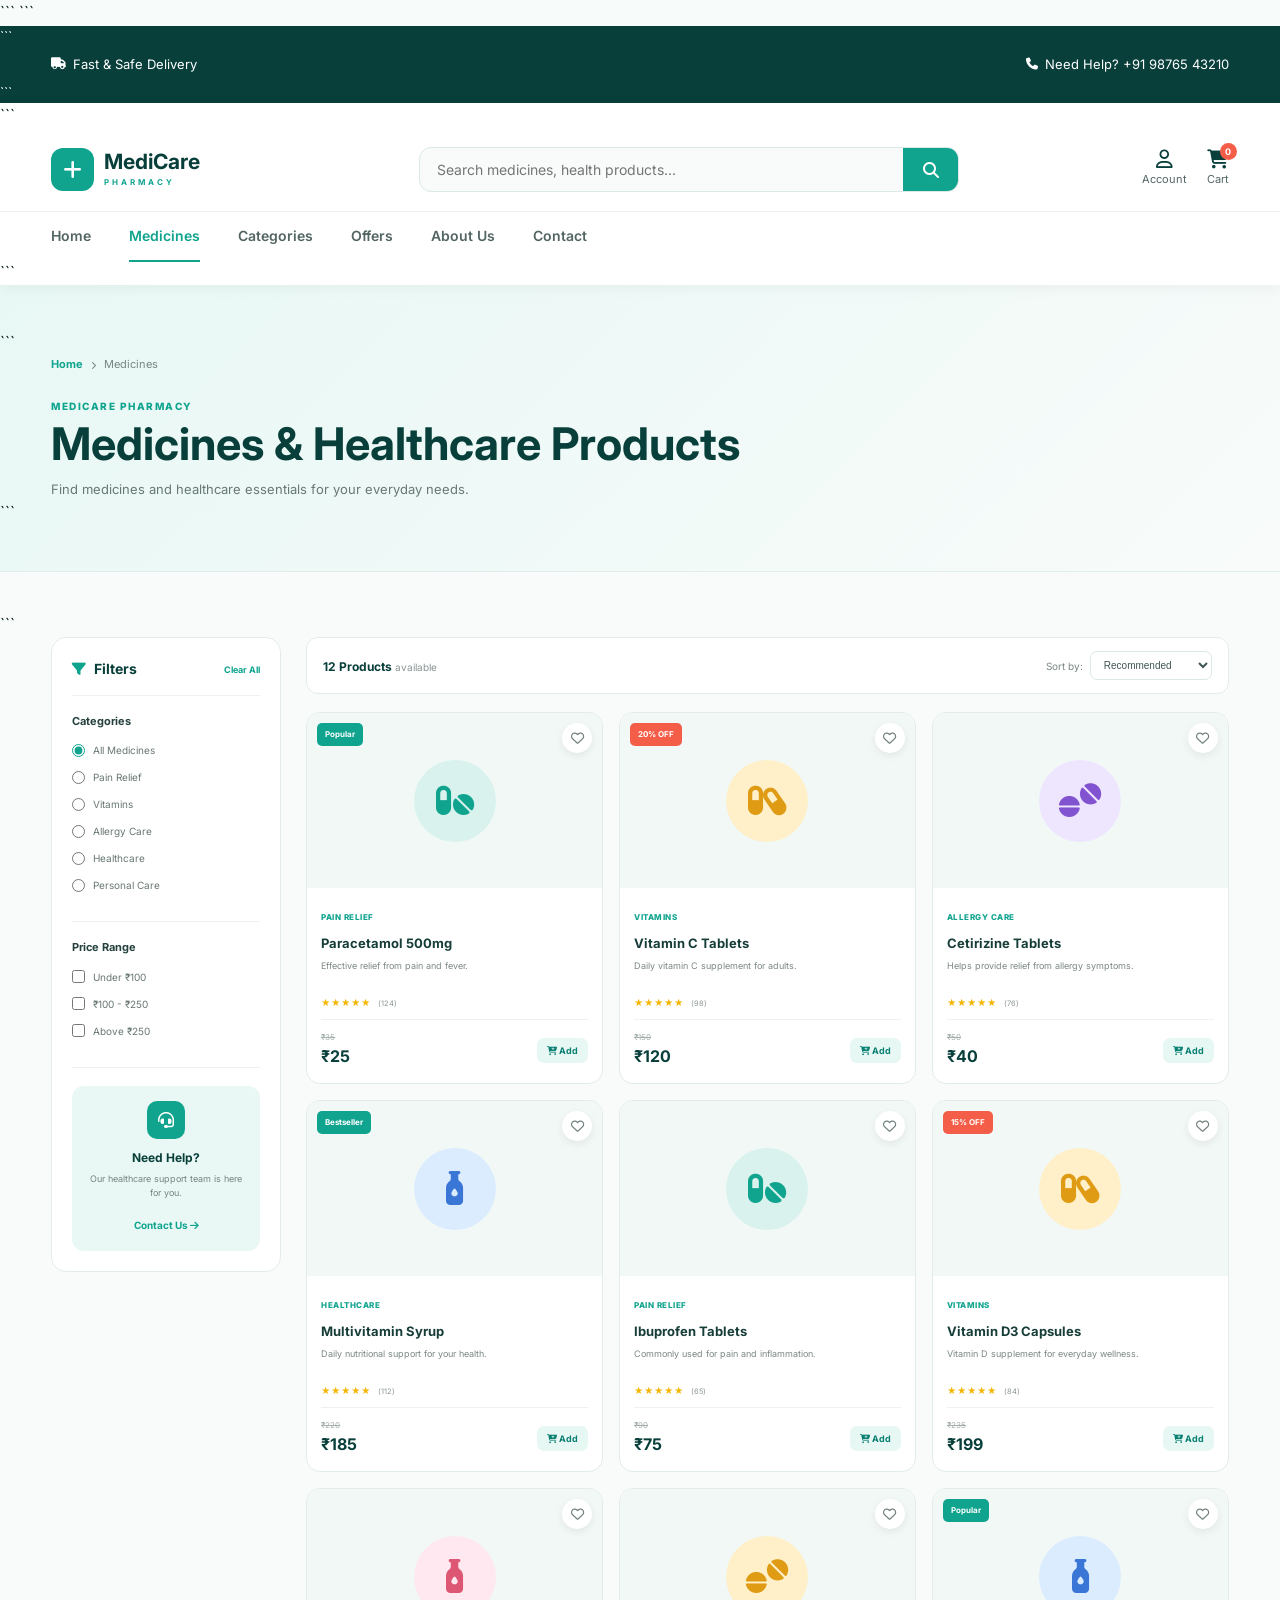
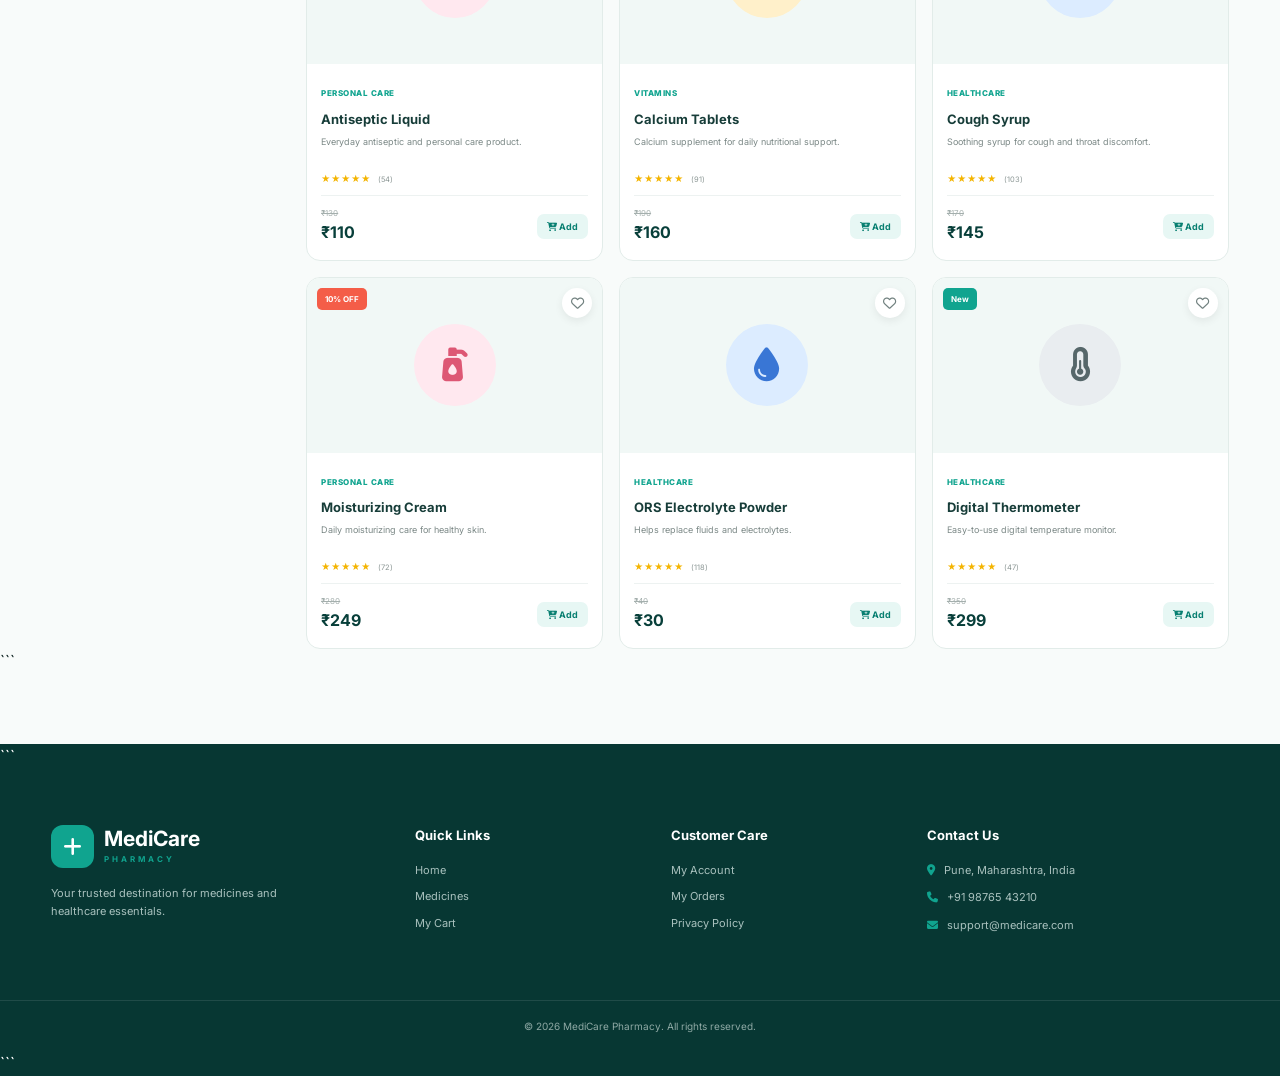
<file: medicines.html>
<!DOCTYPE html>

<html lang="en">
<head>
    <meta charset="UTF-8">
    <meta name="viewport" content="width=device-width, initial-scale=1.0">

```
<title>Medicines | MediCare Pharmacy</title>

<link rel="stylesheet" href="style.css">

<link rel="preconnect" href="https://fonts.googleapis.com">
<link rel="preconnect" href="https://fonts.gstatic.com" crossorigin>

<link href="https://fonts.googleapis.com/css2?family=Inter:wght@400;500;600;700;800&display=swap" rel="stylesheet">

<link rel="stylesheet"
      href="https://cdnjs.cloudflare.com/ajax/libs/font-awesome/6.5.2/css/all.min.css">

<style>

    /* ================================
       PAGE HEADER
    ================================= */

    .page-header {
        background: linear-gradient(135deg, #e8f8f5, #f8fbfa);
        padding: 45px 0;
        border-bottom: 1px solid #e0eeeb;
    }

    .breadcrumb {
        display: flex;
        gap: 8px;
        align-items: center;
        font-size: 11px;
        color: #778583;
        margin-bottom: 18px;
    }

    .breadcrumb a {
        color: #10a48f;
        font-weight: 700;
    }

    .breadcrumb i {
        font-size: 8px;
    }

    .page-header h1 {
        color: #083f3a;
        font-size: clamp(30px, 4vw, 45px);
        line-height: 1.2;
    }

    .page-header p {
        color: #687875;
        font-size: 13px;
        margin-top: 8px;
    }


    /* ================================
       MAIN
    ================================= */

    .medicines-page {
        padding: 40px 0 70px;
        background: #f8fbfa;
    }

    .medicines-layout {
        display: grid;
        grid-template-columns: 230px 1fr;
        gap: 25px;
        align-items: start;
    }


    /* ================================
       SIDEBAR
    ================================= */

    .medicine-sidebar {
        background: white;
        border: 1px solid #e3ecea;
        border-radius: 15px;
        padding: 20px;
        position: sticky;
        top: 15px;
    }

    .filter-header {
        display: flex;
        justify-content: space-between;
        align-items: center;
        padding-bottom: 14px;
        border-bottom: 1px solid #edf2f1;
    }

    .filter-header h3 {
        color: #083f3a;
        font-size: 14px;
    }

    .filter-header h3 i {
        color: #10a48f;
        margin-right: 5px;
    }

    .filter-header button {
        background: transparent;
        color: #10a48f;
        font-size: 9px;
        font-weight: 700;
        cursor: pointer;
    }

    .filter-group {
        padding: 17px 0;
        border-bottom: 1px solid #edf2f1;
    }

    .filter-group h4 {
        color: #24413e;
        font-size: 11px;
        margin-bottom: 12px;
    }

    .filter-option {
        display: flex;
        align-items: center;
        gap: 8px;
        color: #687875;
        font-size: 10px;
        margin: 11px 0;
        cursor: pointer;
    }

    .filter-option input {
        accent-color: #10a48f;
    }


    /* ================================
       HELP BOX
    ================================= */

    .help-box {
        background: #eaf8f5;
        border-radius: 12px;
        padding: 15px;
        margin-top: 18px;
        text-align: center;
    }

    .help-icon {
        width: 38px;
        height: 38px;
        background: #10a48f;
        color: white;
        border-radius: 10px;
        display: grid;
        place-items: center;
        margin: auto auto 9px;
    }

    .help-box h4 {
        color: #083f3a;
        font-size: 12px;
    }

    .help-box p {
        color: #748481;
        font-size: 9px;
        margin: 5px 0 10px;
    }

    .help-box a {
        color: #10a48f;
        font-size: 10px;
        font-weight: 700;
    }


    /* ================================
       TOOLBAR
    ================================= */

    .medicine-toolbar {
        display: flex;
        justify-content: space-between;
        align-items: center;
        background: white;
        border: 1px solid #e3ecea;
        border-radius: 12px;
        padding: 13px 16px;
        margin-bottom: 18px;
    }

    .medicine-toolbar strong {
        color: #083f3a;
        font-size: 12px;
    }

    .medicine-toolbar span {
        color: #899593;
        font-size: 10px;
    }

    .sort-box {
        display: flex;
        align-items: center;
        gap: 7px;
    }

    .sort-box label {
        color: #7a8785;
        font-size: 10px;
    }

    .sort-box select {
        border: 1px solid #dce8e6;
        border-radius: 7px;
        padding: 7px 9px;
        outline: none;
        color: #405654;
        font-size: 10px;
        background: white;
    }


    /* ================================
       PRODUCTS
    ================================= */

    .medicine-product-grid {
        display: grid;
        grid-template-columns: repeat(3, 1fr);
        gap: 16px;
    }

    .medicine-product-card {
        background: white;
        border: 1px solid #e2ece9;
        border-radius: 14px;
        overflow: hidden;
        transition: 0.25s ease;
    }

    .medicine-product-card:hover {
        transform: translateY(-4px);
        box-shadow: 0 12px 28px rgba(8, 63, 58, 0.08);
    }


    /* PRODUCT IMAGE */

    .medicine-product-image {
        height: 175px;
        background: #f1f8f6;
        display: grid;
        place-items: center;
        position: relative;
    }

    .medicine-badge {
        position: absolute;
        top: 10px;
        left: 10px;
        background: #10a48f;
        color: white;
        padding: 5px 8px;
        border-radius: 5px;
        font-size: 8px;
        font-weight: 700;
    }

    .medicine-badge.discount {
        background: #f45d48;
    }

    .medicine-heart {
        position: absolute;
        right: 10px;
        top: 10px;
        width: 30px;
        height: 30px;
        border-radius: 50%;
        background: white;
        color: #71817f;
        box-shadow: 0 3px 9px rgba(0,0,0,0.07);
        cursor: pointer;
    }

    .medicine-visual {
        width: 82px;
        height: 82px;
        border-radius: 50%;
        display: grid;
        place-items: center;
        font-size: 34px;
    }

    .pain-visual {
        background: #d9f2ed;
        color: #10a48f;
    }

    .vitamin-visual {
        background: #fff0ca;
        color: #df9b14;
    }

    .allergy-visual {
        background: #eee6ff;
        color: #8253d1;
    }

    .health-visual {
        background: #dcecff;
        color: #3976d5;
    }

    .personal-visual {
        background: #ffe8ef;
        color: #dd5774;
    }

    .equipment-visual {
        background: #e9edf0;
        color: #56676a;
    }


    /* ================================
       PRODUCT INFO
    ================================= */

    .medicine-product-info {
        padding: 14px;
    }

    .medicine-category {
        color: #10a48f;
        font-size: 8px;
        font-weight: 800;
        text-transform: uppercase;
        letter-spacing: 0.5px;
    }

    .medicine-product-info h3 {
        color: #173d39;
        font-size: 13px;
        margin: 5px 0;
    }

    .medicine-product-info p {
        color: #7b8886;
        font-size: 9px;
        line-height: 1.5;
        min-height: 28px;
    }

    .medicine-rating {
        margin: 9px 0;
        font-size: 9px;
    }

    .medicine-rating span {
        color: #f4b400;
        letter-spacing: 1px;
    }

    .medicine-rating small {
        color: #8b9694;
        margin-left: 4px;
    }


    /* PRICE */

    .medicine-price-row {
        display: flex;
        justify-content: space-between;
        align-items: center;
        border-top: 1px solid #edf2f1;
        padding-top: 11px;
    }

    .medicine-price-row del {
        display: block;
        color: #a4afad;
        font-size: 8px;
    }

    .medicine-price-row strong {
        color: #083f3a;
        font-size: 16px;
    }

    .medicine-add-btn {
        background: #e7f7f4;
        color: #087f71;
        border-radius: 7px;
        padding: 7px 10px;
        font-size: 9px;
        font-weight: 700;
        cursor: pointer;
        transition: 0.2s ease;
    }

    .medicine-add-btn:hover {
        background: #10a48f;
        color: white;
    }


    /* ================================
       NO RESULTS
    ================================= */

    .no-results {
        display: none;
        text-align: center;
        padding: 70px 20px;
        background: white;
        border: 1px solid #e3ecea;
        border-radius: 15px;
    }

    .no-results-icon {
        width: 60px;
        height: 60px;
        border-radius: 50%;
        background: #eaf8f5;
        color: #10a48f;
        display: grid;
        place-items: center;
        margin: auto;
        font-size: 22px;
    }

    .no-results h3 {
        color: #083f3a;
        margin-top: 15px;
        font-size: 16px;
    }

    .no-results p {
        color: #788683;
        font-size: 11px;
        margin-top: 5px;
    }


    /* ================================
       MOBILE
    ================================= */

    @media (max-width: 1000px) {

        .medicines-layout {
            grid-template-columns: 190px 1fr;
        }

        .medicine-product-grid {
            grid-template-columns: repeat(2, 1fr);
        }

    }


    @media (max-width: 700px) {

        .page-header {
            padding: 35px 0;
        }

        .medicines-layout {
            display: block;
        }

        .medicine-sidebar {
            position: static;
            margin-bottom: 18px;
        }

        .medicine-product-grid {
            grid-template-columns: repeat(2, 1fr);
            gap: 10px;
        }

        .medicine-product-image {
            height: 150px;
        }

        .medicine-visual {
            width: 68px;
            height: 68px;
            font-size: 28px;
        }

    }


    @media (max-width: 430px) {

        .medicine-product-grid {
            grid-template-columns: 1fr;
        }

        .medicine-product-image {
            height: 190px;
        }

        .medicine-visual {
            width: 85px;
            height: 85px;
            font-size: 35px;
        }

        .medicine-toolbar {
            flex-direction: column;
            align-items: stretch;
            gap: 10px;
        }

        .sort-box {
            justify-content: space-between;
        }

    }

</style>
```

</head>

<body>

<!-- =====================================================
     TOP BAR
===================================================== -->

<div class="top-bar">

```
<div class="container top-content">

    <span>
        <i class="fa-solid fa-truck"></i>
        Fast & Safe Delivery
    </span>

    <span>
        <i class="fa-solid fa-phone"></i>
        Need Help? +91 98765 43210
    </span>

</div>
```

</div>

<!-- =====================================================
     HEADER
===================================================== -->

<header class="header">

```
<div class="container nav-container">


    <a href="index.html" class="logo">

        <span class="logo-icon">
            <i class="fa-solid fa-plus"></i>
        </span>

        <span>

            <strong>MediCare</strong>

            <small>PHARMACY</small>

        </span>

    </a>


    <!-- SEARCH -->

    <div class="search-box">

        <input
            type="text"
            id="searchInput"
            placeholder="Search medicines, health products..."
        >

        <button type="button">

            <i class="fa-solid fa-magnifying-glass"></i>

        </button>

    </div>


    <!-- ACTIONS -->

    <div class="nav-actions">

        <a href="#" class="action-item">

            <i class="fa-regular fa-user"></i>

            <span>Account</span>

        </a>


        <a href="cart.html" class="action-item cart">

            <i class="fa-solid fa-cart-shopping"></i>

            <span>Cart</span>

            <b id="cartCount">0</b>

        </a>


        <button class="menu-btn" id="menuBtn">

            <i class="fa-solid fa-bars"></i>

        </button>

    </div>

</div>


<!-- NAVIGATION -->

<nav class="main-nav" id="mainNav">

    <div class="container nav-links">

        <a href="index.html">
            Home
        </a>

        <a href="medicines.html" class="active">
            Medicines
        </a>

        <a href="medicines.html">
            Categories
        </a>

        <a href="medicines.html">
            Offers
        </a>

        <a href="index.html#about">
            About Us
        </a>

        <a href="index.html#contact">
            Contact
        </a>

    </div>

</nav>
```

</header>

<!-- =====================================================
     PAGE HEADER
===================================================== -->

<section class="page-header">

```
<div class="container">

    <div class="breadcrumb">

        <a href="index.html">
            Home
        </a>

        <i class="fa-solid fa-chevron-right"></i>

        <span>
            Medicines
        </span>

    </div>


    <span class="section-label">
        MEDICARE PHARMACY
    </span>


    <h1>
        Medicines & Healthcare Products
    </h1>


    <p>
        Find medicines and healthcare essentials for your everyday needs.
    </p>

</div>
```

</section>

<!-- =====================================================
     MEDICINES
===================================================== -->

<main class="medicines-page">

```
<div class="container medicines-layout">


    <!-- SIDEBAR -->

    <aside class="medicine-sidebar">


        <div class="filter-header">

            <h3>

                <i class="fa-solid fa-filter"></i>

                Filters

            </h3>


            <button id="clearFilters">
                Clear All
            </button>

        </div>


        <!-- CATEGORY -->

        <div class="filter-group">

            <h4>
                Categories
            </h4>


            <label class="filter-option">

                <input
                    type="radio"
                    name="category"
                    value="all"
                    checked
                >

                All Medicines

            </label>


            <label class="filter-option">

                <input
                    type="radio"
                    name="category"
                    value="pain"
                >

                Pain Relief

            </label>


            <label class="filter-option">

                <input
                    type="radio"
                    name="category"
                    value="vitamins"
                >

                Vitamins

            </label>


            <label class="filter-option">

                <input
                    type="radio"
                    name="category"
                    value="allergy"
                >

                Allergy Care

            </label>


            <label class="filter-option">

                <input
                    type="radio"
                    name="category"
                    value="health"
                >

                Healthcare

            </label>


            <label class="filter-option">

                <input
                    type="radio"
                    name="category"
                    value="personal"
                >

                Personal Care

            </label>

        </div>


        <!-- PRICE -->

        <div class="filter-group">

            <h4>
                Price Range
            </h4>


            <label class="filter-option">

                <input
                    type="checkbox"
                    class="price-filter"
                    value="under100"
                >

                Under ₹100

            </label>


            <label class="filter-option">

                <input
                    type="checkbox"
                    class="price-filter"
                    value="100-250"
                >

                ₹100 - ₹250

            </label>


            <label class="filter-option">

                <input
                    type="checkbox"
                    class="price-filter"
                    value="above250"
                >

                Above ₹250

            </label>

        </div>


        <!-- HELP -->

        <div class="help-box">

            <div class="help-icon">

                <i class="fa-solid fa-headset"></i>

            </div>

            <h4>
                Need Help?
            </h4>

            <p>
                Our healthcare support team is here for you.
            </p>

            <a href="index.html#contact">

                Contact Us

                <i class="fa-solid fa-arrow-right"></i>

            </a>

        </div>

    </aside>


    <!-- PRODUCTS -->

    <section class="medicines-content">


        <!-- TOOLBAR -->

        <div class="medicine-toolbar">

            <div>

                <strong id="productCount">
                    12 Products
                </strong>

                <span>
                    available
                </span>

            </div>


            <div class="sort-box">

                <label>
                    Sort by:
                </label>


                <select id="sortProducts">

                    <option value="default">
                        Recommended
                    </option>

                    <option value="low">
                        Price: Low to High
                    </option>

                    <option value="high">
                        Price: High to Low
                    </option>

                    <option value="name">
                        Name: A-Z
                    </option>

                </select>

            </div>

        </div>


        <!-- PRODUCT GRID -->

        <div
            class="medicine-product-grid"
            id="productGrid"
        >


            <!-- 1 -->

            <article
                class="medicine-product-card"
                data-name="Paracetamol 500mg"
                data-category="pain"
                data-price="25"
            >

                <div class="medicine-product-image">

                    <span class="medicine-badge">
                        Popular
                    </span>


                    <button
                        class="medicine-heart"
                        type="button"
                    >

                        <i class="fa-regular fa-heart"></i>

                    </button>


                    <div class="medicine-visual pain-visual">

                        <i class="fa-solid fa-pills"></i>

                    </div>

                </div>


                <div class="medicine-product-info">

                    <span class="medicine-category">
                        Pain Relief
                    </span>

                    <h3>
                        Paracetamol 500mg
                    </h3>

                    <p>
                        Effective relief from pain and fever.
                    </p>

                    <div class="medicine-rating">
                        <span>★★★★★</span>
                        <small>(124)</small>
                    </div>


                    <div class="medicine-price-row">

                        <div>

                            <del>₹35</del>

                            <strong>₹25</strong>

                        </div>


                        <button
                            class="medicine-add-btn"
                            type="button"
                        >

                            <i class="fa-solid fa-cart-plus"></i>

                            Add

                        </button>

                    </div>

                </div>

            </article>


            <!-- 2 -->

            <article
                class="medicine-product-card"
                data-name="Vitamin C Tablets"
                data-category="vitamins"
                data-price="120"
            >

                <div class="medicine-product-image">

                    <span class="medicine-badge discount">
                        20% OFF
                    </span>

                    <button
                        class="medicine-heart"
                        type="button"
                    >

                        <i class="fa-regular fa-heart"></i>

                    </button>

                    <div class="medicine-visual vitamin-visual">

                        <i class="fa-solid fa-capsules"></i>

                    </div>

                </div>


                <div class="medicine-product-info">

                    <span class="medicine-category">
                        Vitamins
                    </span>

                    <h3>
                        Vitamin C Tablets
                    </h3>

                    <p>
                        Daily vitamin C supplement for adults.
                    </p>

                    <div class="medicine-rating">
                        <span>★★★★★</span>
                        <small>(98)</small>
                    </div>


                    <div class="medicine-price-row">

                        <div>

                            <del>₹150</del>

                            <strong>₹120</strong>

                        </div>


                        <button
                            class="medicine-add-btn"
                            type="button"
                        >

                            <i class="fa-solid fa-cart-plus"></i>

                            Add

                        </button>

                    </div>

                </div>

            </article>


            <!-- 3 -->

            <article
                class="medicine-product-card"
                data-name="Cetirizine Tablets"
                data-category="allergy"
                data-price="40"
            >

                <div class="medicine-product-image">

                    <button
                        class="medicine-heart"
                        type="button"
                    >

                        <i class="fa-regular fa-heart"></i>

                    </button>


                    <div class="medicine-visual allergy-visual">

                        <i class="fa-solid fa-tablets"></i>

                    </div>

                </div>


                <div class="medicine-product-info">

                    <span class="medicine-category">
                        Allergy Care
                    </span>

                    <h3>
                        Cetirizine Tablets
                    </h3>

                    <p>
                        Helps provide relief from allergy symptoms.
                    </p>

                    <div class="medicine-rating">
                        <span>★★★★★</span>
                        <small>(76)</small>
                    </div>


                    <div class="medicine-price-row">

                        <div>

                            <del>₹50</del>

                            <strong>₹40</strong>

                        </div>


                        <button
                            class="medicine-add-btn"
                            type="button"
                        >

                            <i class="fa-solid fa-cart-plus"></i>

                            Add

                        </button>

                    </div>

                </div>

            </article>


            <!-- 4 -->

            <article
                class="medicine-product-card"
                data-name="Multivitamin Syrup"
                data-category="health"
                data-price="185"
            >

                <div class="medicine-product-image">

                    <span class="medicine-badge">
                        Bestseller
                    </span>

                    <button
                        class="medicine-heart"
                        type="button"
                    >

                        <i class="fa-regular fa-heart"></i>

                    </button>


                    <div class="medicine-visual health-visual">

                        <i class="fa-solid fa-bottle-droplet"></i>

                    </div>

                </div>


                <div class="medicine-product-info">

                    <span class="medicine-category">
                        Healthcare
                    </span>

                    <h3>
                        Multivitamin Syrup
                    </h3>

                    <p>
                        Daily nutritional support for your health.
                    </p>

                    <div class="medicine-rating">
                        <span>★★★★★</span>
                        <small>(112)</small>
                    </div>


                    <div class="medicine-price-row">

                        <div>

                            <del>₹220</del>

                            <strong>₹185</strong>

                        </div>


                        <button
                            class="medicine-add-btn"
                            type="button"
                        >

                            <i class="fa-solid fa-cart-plus"></i>

                            Add

                        </button>

                    </div>

                </div>

            </article>


            <!-- 5 -->

            <article
                class="medicine-product-card"
                data-name="Ibuprofen Tablets"
                data-category="pain"
                data-price="75"
            >

                <div class="medicine-product-image">

                    <button
                        class="medicine-heart"
                        type="button"
                    >

                        <i class="fa-regular fa-heart"></i>

                    </button>


                    <div class="medicine-visual pain-visual">

                        <i class="fa-solid fa-pills"></i>

                    </div>

                </div>


                <div class="medicine-product-info">

                    <span class="medicine-category">
                        Pain Relief
                    </span>

                    <h3>
                        Ibuprofen Tablets
                    </h3>

                    <p>
                        Commonly used for pain and inflammation.
                    </p>

                    <div class="medicine-rating">
                        <span>★★★★★</span>
                        <small>(65)</small>
                    </div>


                    <div class="medicine-price-row">

                        <div>

                            <del>₹90</del>

                            <strong>₹75</strong>

                        </div>


                        <button
                            class="medicine-add-btn"
                            type="button"
                        >

                            <i class="fa-solid fa-cart-plus"></i>

                            Add

                        </button>

                    </div>

                </div>

            </article>


            <!-- 6 -->

            <article
                class="medicine-product-card"
                data-name="Vitamin D3 Capsules"
                data-category="vitamins"
                data-price="199"
            >

                <div class="medicine-product-image">

                    <span class="medicine-badge discount">
                        15% OFF
                    </span>

                    <button
                        class="medicine-heart"
                        type="button"
                    >

                        <i class="fa-regular fa-heart"></i>

                    </button>


                    <div class="medicine-visual vitamin-visual">

                        <i class="fa-solid fa-capsules"></i>

                    </div>

                </div>


                <div class="medicine-product-info">

                    <span class="medicine-category">
                        Vitamins
                    </span>

                    <h3>
                        Vitamin D3 Capsules
                    </h3>

                    <p>
                        Vitamin D supplement for everyday wellness.
                    </p>

                    <div class="medicine-rating">
                        <span>★★★★★</span>
                        <small>(84)</small>
                    </div>


                    <div class="medicine-price-row">

                        <div>

                            <del>₹235</del>

                            <strong>₹199</strong>

                        </div>


                        <button
                            class="medicine-add-btn"
                            type="button"
                        >

                            <i class="fa-solid fa-cart-plus"></i>

                            Add

                        </button>

                    </div>

                </div>

            </article>


            <!-- 7 -->

            <article
                class="medicine-product-card"
                data-name="Antiseptic Liquid"
                data-category="personal"
                data-price="110"
            >

                <div class="medicine-product-image">

                    <button
                        class="medicine-heart"
                        type="button"
                    >

                        <i class="fa-regular fa-heart"></i>

                    </button>


                    <div class="medicine-visual personal-visual">

                        <i class="fa-solid fa-bottle-droplet"></i>

                    </div>

                </div>


                <div class="medicine-product-info">

                    <span class="medicine-category">
                        Personal Care
                    </span>

                    <h3>
                        Antiseptic Liquid
                    </h3>

                    <p>
                        Everyday antiseptic and personal care product.
                    </p>

                    <div class="medicine-rating">
                        <span>★★★★★</span>
                        <small>(54)</small>
                    </div>


                    <div class="medicine-price-row">

                        <div>

                            <del>₹130</del>

                            <strong>₹110</strong>

                        </div>


                        <button
                            class="medicine-add-btn"
                            type="button"
                        >

                            <i class="fa-solid fa-cart-plus"></i>

                            Add

                        </button>

                    </div>

                </div>

            </article>


            <!-- 8 -->

            <article
                class="medicine-product-card"
                data-name="Calcium Tablets"
                data-category="vitamins"
                data-price="160"
            >

                <div class="medicine-product-image">

                    <button
                        class="medicine-heart"
                        type="button"
                    >

                        <i class="fa-regular fa-heart"></i>

                    </button>


                    <div class="medicine-visual vitamin-visual">

                        <i class="fa-solid fa-tablets"></i>

                    </div>

                </div>


                <div class="medicine-product-info">

                    <span class="medicine-category">
                        Vitamins
                    </span>

                    <h3>
                        Calcium Tablets
                    </h3>

                    <p>
                        Calcium supplement for daily nutritional support.
                    </p>

                    <div class="medicine-rating">
                        <span>★★★★★</span>
                        <small>(91)</small>
                    </div>


                    <div class="medicine-price-row">

                        <div>

                            <del>₹190</del>

                            <strong>₹160</strong>

                        </div>


                        <button
                            class="medicine-add-btn"
                            type="button"
                        >

                            <i class="fa-solid fa-cart-plus"></i>

                            Add

                        </button>

                    </div>

                </div>

            </article>


            <!-- 9 -->

            <article
                class="medicine-product-card"
                data-name="Cough Syrup"
                data-category="health"
                data-price="145"
            >

                <div class="medicine-product-image">

                    <span class="medicine-badge">
                        Popular
                    </span>

                    <button
                        class="medicine-heart"
                        type="button"
                    >

                        <i class="fa-regular fa-heart"></i>

                    </button>


                    <div class="medicine-visual health-visual">

                        <i class="fa-solid fa-bottle-droplet"></i>

                    </div>

                </div>


                <div class="medicine-product-info">

                    <span class="medicine-category">
                        Healthcare
                    </span>

                    <h3>
                        Cough Syrup
                    </h3>

                    <p>
                        Soothing syrup for cough and throat discomfort.
                    </p>

                    <div class="medicine-rating">
                        <span>★★★★★</span>
                        <small>(103)</small>
                    </div>


                    <div class="medicine-price-row">

                        <div>

                            <del>₹170</del>

                            <strong>₹145</strong>

                        </div>


                        <button
                            class="medicine-add-btn"
                            type="button"
                        >

                            <i class="fa-solid fa-cart-plus"></i>

                            Add

                        </button>

                    </div>

                </div>

            </article>


            <!-- 10 -->

            <article
                class="medicine-product-card"
                data-name="Moisturizing Cream"
                data-category="personal"
                data-price="249"
            >

                <div class="medicine-product-image">

                    <span class="medicine-badge discount">
                        10% OFF
                    </span>

                    <button
                        class="medicine-heart"
                        type="button"
                    >

                        <i class="fa-regular fa-heart"></i>

                    </button>


                    <div class="medicine-visual personal-visual">

                        <i class="fa-solid fa-pump-soap"></i>

                    </div>

                </div>


                <div class="medicine-product-info">

                    <span class="medicine-category">
                        Personal Care
                    </span>

                    <h3>
                        Moisturizing Cream
                    </h3>

                    <p>
                        Daily moisturizing care for healthy skin.
                    </p>

                    <div class="medicine-rating">
                        <span>★★★★★</span>
                        <small>(72)</small>
                    </div>


                    <div class="medicine-price-row">

                        <div>

                            <del>₹280</del>

                            <strong>₹249</strong>

                        </div>


                        <button
                            class="medicine-add-btn"
                            type="button"
                        >

                            <i class="fa-solid fa-cart-plus"></i>

                            Add

                        </button>

                    </div>

                </div>

            </article>


            <!-- 11 -->

            <article
                class="medicine-product-card"
                data-name="ORS Electrolyte Powder"
                data-category="health"
                data-price="30"
            >

                <div class="medicine-product-image">

                    <button
                        class="medicine-heart"
                        type="button"
                    >

                        <i class="fa-regular fa-heart"></i>

                    </button>


                    <div class="medicine-visual health-visual">

                        <i class="fa-solid fa-droplet"></i>

                    </div>

                </div>


                <div class="medicine-product-info">

                    <span class="medicine-category">
                        Healthcare
                    </span>

                    <h3>
                        ORS Electrolyte Powder
                    </h3>

                    <p>
                        Helps replace fluids and electrolytes.
                    </p>

                    <div class="medicine-rating">
                        <span>★★★★★</span>
                        <small>(118)</small>
                    </div>


                    <div class="medicine-price-row">

                        <div>

                            <del>₹40</del>

                            <strong>₹30</strong>

                        </div>


                        <button
                            class="medicine-add-btn"
                            type="button"
                        >

                            <i class="fa-solid fa-cart-plus"></i>

                            Add

                        </button>

                    </div>

                </div>

            </article>


            <!-- 12 -->

            <article
                class="medicine-product-card"
                data-name="Digital Thermometer"
                data-category="health"
                data-price="299"
            >

                <div class="medicine-product-image">

                    <span class="medicine-badge">
                        New
                    </span>

                    <button
                        class="medicine-heart"
                        type="button"
                    >

                        <i class="fa-regular fa-heart"></i>

                    </button>


                    <div class="medicine-visual equipment-visual">

                        <i class="fa-solid fa-temperature-half"></i>

                    </div>

                </div>


                <div class="medicine-product-info">

                    <span class="medicine-category">
                        Healthcare
                    </span>

                    <h3>
                        Digital Thermometer
                    </h3>

                    <p>
                        Easy-to-use digital temperature monitor.
                    </p>

                    <div class="medicine-rating">
                        <span>★★★★★</span>
                        <small>(47)</small>
                    </div>


                    <div class="medicine-price-row">

                        <div>

                            <del>₹350</del>

                            <strong>₹299</strong>

                        </div>


                        <button
                            class="medicine-add-btn"
                            type="button"
                        >

                            <i class="fa-solid fa-cart-plus"></i>

                            Add

                        </button>

                    </div>

                </div>

            </article>


        </div>


        <!-- NO RESULTS -->

        <div
            class="no-results"
            id="noResults"
        >

            <div class="no-results-icon">

                <i class="fa-solid fa-magnifying-glass"></i>

            </div>

            <h3>
                No medicines found
            </h3>

            <p>
                Try searching for another medicine or category.
            </p>

        </div>


    </section>

</div>
```

</main>

<!-- =====================================================
     FOOTER
===================================================== -->

<footer class="footer">

```
<div class="container footer-grid">


    <div class="footer-brand">

        <a href="index.html" class="logo footer-logo">

            <span class="logo-icon">

                <i class="fa-solid fa-plus"></i>

            </span>

            <span>

                <strong>MediCare</strong>

                <small>PHARMACY</small>

            </span>

        </a>


        <p>
            Your trusted destination for medicines
            and healthcare essentials.
        </p>

    </div>


    <div class="footer-column">

        <h3>
            Quick Links
        </h3>

        <a href="index.html">
            Home
        </a>

        <a href="medicines.html">
            Medicines
        </a>

        <a href="cart.html">
            My Cart
        </a>

    </div>


    <div class="footer-column">

        <h3>
            Customer Care
        </h3>

        <a href="#">
            My Account
        </a>

        <a href="#">
            My Orders
        </a>

        <a href="#">
            Privacy Policy
        </a>

    </div>


    <div class="footer-column contact-column">

        <h3>
            Contact Us
        </h3>

        <p>
            <i class="fa-solid fa-location-dot"></i>
            Pune, Maharashtra, India
        </p>

        <p>
            <i class="fa-solid fa-phone"></i>
            +91 98765 43210
        </p>

        <p>
            <i class="fa-solid fa-envelope"></i>
            support@medicare.com
        </p>

    </div>

</div>


<div class="footer-bottom">

    <div class="container">

        <p>
            © 2026 MediCare Pharmacy. All rights reserved.
        </p>

    </div>

</div>
```

</footer>

<!-- =====================================================
     JAVASCRIPT
===================================================== -->

<script>


/* =====================================================
   CART
===================================================== */

let cart =
    JSON.parse(
        localStorage.getItem("medicareCart")
    ) || [];


/* =====================================================
   UPDATE HEADER CART
===================================================== */

function updateCartCount() {

    let total = 0;

    cart.forEach(item => {

        total += item.quantity;

    });

    document.getElementById(
        "cartCount"
    ).textContent = total;

}

updateCartCount();


/* =====================================================
   ADD TO CART
===================================================== */

document.querySelectorAll(
    ".medicine-add-btn"
).forEach(button => {

    button.addEventListener(
        "click",
        function () {


            const card =
                this.closest(
                    ".medicine-product-card"
                );


            const name =
                card.dataset.name;


            const price =
                Number(
                    card.dataset.price
                );


            const category =
                card.querySelector(
                    ".medicine-category"
                ).textContent.trim();


            /* CHECK EXISTING PRODUCT */

            const existingItem =
                cart.find(
                    item =>
                    item.name === name
                );


            if (existingItem) {

                existingItem.quantity++;

            } else {

                cart.push({

                    name: name,

                    price: price,

                    category: category,

                    quantity: 1

                });

            }


            /* SAVE */

            localStorage.setItem(
                "medicareCart",
                JSON.stringify(cart)
            );


            /* UPDATE COUNT */

            updateCartCount();


            /* BUTTON */

            const oldText =
                this.innerHTML;


            this.innerHTML =
                '<i class="fa-solid fa-check"></i> Added';


            this.style.background =
                "#10a48f";

            this.style.color =
                "#ffffff";


            setTimeout(() => {

                this.innerHTML =
                    oldText;

                this.style.background =
                    "";

                this.style.color =
                    "";

            }, 1000);

        }
    );

});



/* =====================================================
   SEARCH
===================================================== */

const searchInput =
    document.getElementById(
        "searchInput"
    );


function filterProducts() {

    const search =
        searchInput.value
            .toLowerCase()
            .trim();


    const selectedCategory =
        document.querySelector(
            'input[name="category"]:checked'
        ).value;


    const products =
        document.querySelectorAll(
            ".medicine-product-card"
        );


    let visible = 0;


    products.forEach(card => {

        const name =
            card.dataset.name
                .toLowerCase();


        const category =
            card.dataset.category;


        const searchMatch =
            name.includes(search);


        const categoryMatch =
            selectedCategory === "all" ||
            category === selectedCategory;


        if (
            searchMatch &&
            categoryMatch
        ) {

            card.style.display = "";

            visible++;

        } else {

            card.style.display = "none";

        }

    });


    document.getElementById(
        "productCount"
    ).textContent =
        visible + " Products";


    document.getElementById(
        "noResults"
    ).style.display =
        visible === 0
            ? "block"
            : "none";

}


searchInput.addEventListener(
    "input",
    filterProducts
);



/* =====================================================
   CATEGORY FILTER
===================================================== */

document.querySelectorAll(
    'input[name="category"]'
).forEach(radio => {

    radio.addEventListener(
        "change",
        filterProducts
    );

});



/* =====================================================
   SORT
===================================================== */

document.getElementById(
    "sortProducts"
).addEventListener(
    "change",
    function () {


        const grid =
            document.getElementById(
                "productGrid"
            );


        const cards =
            Array.from(
                grid.querySelectorAll(
                    ".medicine-product-card"
                )
            );


        if (this.value === "low") {

            cards.sort(
                (a, b) =>
                Number(a.dataset.price) -
                Number(b.dataset.price)
            );

        }


        if (this.value === "high") {

            cards.sort(
                (a, b) =>
                Number(b.dataset.price) -
                Number(a.dataset.price)
            );

        }


        if (this.value === "name") {

            cards.sort(
                (a, b) =>
                a.dataset.name.localeCompare(
                    b.dataset.name
                )
            );

        }


        cards.forEach(card => {

            grid.appendChild(card);

        });

    }
);



/* =====================================================
   CLEAR FILTERS
===================================================== */

document.getElementById(
    "clearFilters"
).addEventListener(
    "click",
    function () {


        searchInput.value = "";


        document.querySelector(
            'input[name="category"][value="all"]'
        ).checked = true;


        document.querySelectorAll(
            ".price-filter"
        ).forEach(box => {

            box.checked = false;

        });


        document.getElementById(
            "sortProducts"
        ).value = "default";


        filterProducts();

    }
);



/* =====================================================
   HEART BUTTON
===================================================== */

document.querySelectorAll(
    ".medicine-heart"
).forEach(button => {

    button.addEventListener(
        "click",
        function () {


            const icon =
                this.querySelector("i");


            if (
                icon.classList.contains(
                    "fa-regular"
                )
            ) {

                icon.classList.remove(
                    "fa-regular"
                );

                icon.classList.add(
                    "fa-solid"
                );

                this.style.color =
                    "#f45d48";

            } else {

                icon.classList.remove(
                    "fa-solid"
                );

                icon.classList.add(
                    "fa-regular"
                );

                this.style.color =
                    "";

            }

        }
    );

});



/* =====================================================
   MOBILE MENU
===================================================== */

const menuBtn =
    document.getElementById(
        "menuBtn"
    );


const mainNav =
    document.getElementById(
        "mainNav"
    );


if (menuBtn) {

    menuBtn.addEventListener(
        "click",
        function () {

            mainNav.classList.toggle(
                "show"
            );

        }
    );

}


</script>

</body>
</html>
</file>
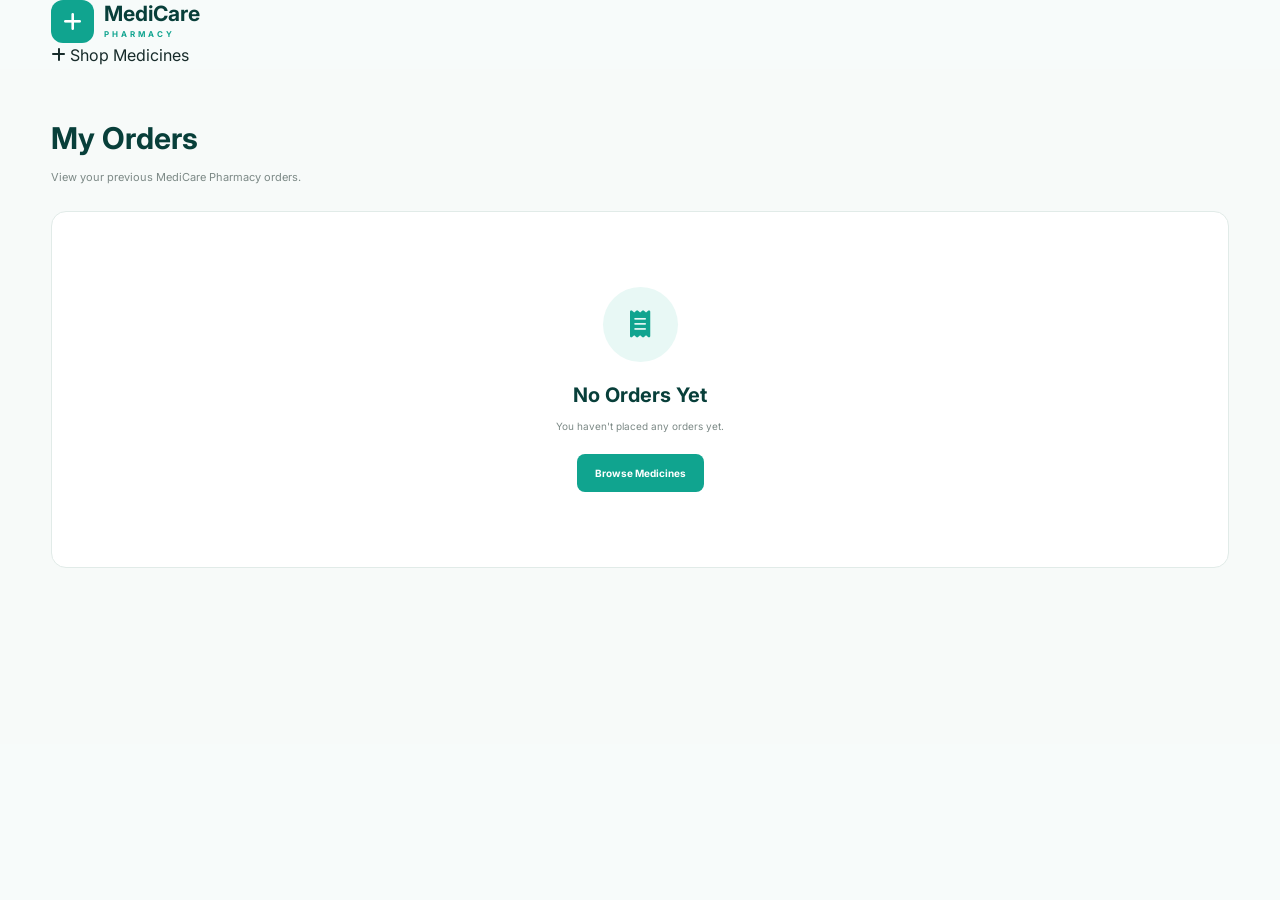
<file: orders.html>
<!DOCTYPE html>
<html lang="en">
<head>

    <meta charset="UTF-8">
    <meta name="viewport" content="width=device-width, initial-scale=1.0">

    <title>My Orders | MediCare Pharmacy</title>

    <link rel="stylesheet" href="style.css">

    <link rel="preconnect" href="https://fonts.googleapis.com">
    <link rel="preconnect" href="https://fonts.gstatic.com" crossorigin>

    <link href="https://fonts.googleapis.com/css2?family=Inter:wght@400;600;700;800&display=swap" rel="stylesheet">

    <link rel="stylesheet"
          href="https://cdnjs.cloudflare.com/ajax/libs/font-awesome/6.5.2/css/all.min.css">

    <style>

        .orders-page {
            background: #f7faf9;
            min-height: 75vh;
            padding: 45px 0 70px;
        }

        .orders-title {
            margin-bottom: 25px;
        }

        .orders-title h1 {
            color: #083f3a;
            font-size: 30px;
            margin-bottom: 7px;
        }

        .orders-title p {
            color: #7c8986;
            font-size: 11px;
        }

        .orders-list {
            display: grid;
            gap: 18px;
        }

        .order-card {
            background: white;
            border: 1px solid #e1ebe8;
            border-radius: 14px;
            overflow: hidden;
        }

        .order-header {
            padding: 17px 20px;
            background: #f7fbfa;
            border-bottom: 1px solid #e8efed;
            display: flex;
            justify-content: space-between;
            align-items: center;
            gap: 15px;
        }

        .order-header-left strong {
            display: block;
            color: #083f3a;
            font-size: 12px;
        }

        .order-header-left span {
            display: block;
            color: #899592;
            font-size: 9px;
            margin-top: 4px;
        }

        .status {
            background: #e5f8f3;
            color: #0a927e;
            padding: 6px 10px;
            border-radius: 20px;
            font-size: 9px;
            font-weight: 700;
        }

        .order-body {
            padding: 20px;
        }

        .order-item {
            display: flex;
            justify-content: space-between;
            align-items: center;
            padding: 9px 0;
            border-bottom: 1px solid #edf2f1;
            gap: 15px;
        }

        .order-item:last-child {
            border-bottom: none;
        }

        .order-item-name {
            color: #405a56;
            font-size: 10px;
        }

        .order-item-qty {
            color: #909c99;
            font-size: 9px;
            margin-top: 3px;
        }

        .order-item-price {
            color: #083f3a;
            font-size: 10px;
            font-weight: 700;
            white-space: nowrap;
        }

        .order-footer {
            border-top: 1px solid #e8efed;
            padding: 17px 20px;
            display: flex;
            justify-content: space-between;
            align-items: center;
        }

        .payment-text {
            color: #7c8986;
            font-size: 9px;
        }

        .payment-text strong {
            color: #405a56;
        }

        .order-total {
            color: #10a48f;
            font-size: 17px;
            font-weight: 800;
        }

        .empty-orders {
            background: white;
            border: 1px solid #e1ebe8;
            border-radius: 15px;
            text-align: center;
            padding: 75px 20px;
        }

        .empty-orders-icon {
            width: 75px;
            height: 75px;
            border-radius: 50%;
            background: #e8f8f5;
            color: #10a48f;
            display: grid;
            place-items: center;
            margin: 0 auto 17px;
            font-size: 27px;
        }

        .empty-orders h2 {
            color: #083f3a;
            font-size: 20px;
            margin-bottom: 7px;
        }

        .empty-orders p {
            color: #7c8986;
            font-size: 10px;
            margin-bottom: 20px;
        }

        .shop-btn {
            display: inline-block;
            background: #10a48f;
            color: white;
            text-decoration: none;
            padding: 11px 18px;
            border-radius: 8px;
            font-size: 10px;
            font-weight: 700;
        }

        @media(max-width:600px) {

            .orders-page {
                padding: 30px 0 50px;
            }

            .orders-title h1 {
                font-size: 26px;
            }

            .order-header,
            .order-footer {
                align-items: flex-start;
                flex-direction: column;
            }

            .order-total {
                align-self: flex-end;
            }
        }

    </style>

</head>


<body>


<header class="cart-header">

    <div class="container header-flex">

        <a href="index.html" class="logo">

            <span class="logo-icon">
                <i class="fa-solid fa-plus"></i>
            </span>

            <span>
                <strong>MediCare</strong>
                <small>PHARMACY</small>
            </span>

        </a>

        <a href="medicines.html" class="back-link">
            <i class="fa-solid fa-plus"></i>
            Shop Medicines
        </a>

    </div>

</header>


<main class="orders-page">

    <div class="container">

        <div class="orders-title">

            <h1>My Orders</h1>

            <p>
                View your previous MediCare Pharmacy orders.
            </p>

        </div>


        <div id="ordersContainer"></div>

    </div>

</main>


<script>


let orders =
    JSON.parse(
        localStorage.getItem("medicareOrders")
    ) || [];


const container =
    document.getElementById(
        "ordersContainer"
    );


function formatPayment(payment) {

    if (payment === "cod") {
        return "Cash on Delivery";
    }

    if (payment === "upi") {
        return "UPI";
    }

    if (payment === "card") {
        return "Card Payment";
    }

    return "-";

}


function displayOrders() {


    if (orders.length === 0) {

        container.innerHTML = `

            <div class="empty-orders">

                <div class="empty-orders-icon">

                    <i class="fa-solid fa-receipt"></i>

                </div>

                <h2>No Orders Yet</h2>

                <p>
                    You haven't placed any orders yet.
                </p>

                <a
                    href="medicines.html"
                    class="shop-btn"
                >
                    Browse Medicines
                </a>

            </div>

        `;

        return;

    }


    container.innerHTML = `

        <div class="orders-list">

            ${orders.map(function(order) {

                return `

                    <div class="order-card">

                        <div class="order-header">

                            <div class="order-header-left">

                                <strong>
                                    Order ID: ${order.orderId}
                                </strong>

                                <span>
                                    ${order.date}
                                </span>

                            </div>

                            <span class="status">
                                Order Placed
                            </span>

                        </div>


                        <div class="order-body">

                            ${order.items.map(function(item) {

                                const price =
                                    Number(item.price) || 0;

                                const quantity =
                                    Number(item.quantity) || 1;

                                return `

                                    <div class="order-item">

                                        <div>

                                            <div class="order-item-name">
                                                ${item.name}
                                            </div>

                                            <div class="order-item-qty">
                                                Quantity: ${quantity}
                                            </div>

                                        </div>

                                        <div class="order-item-price">
                                            ₹${price * quantity}
                                        </div>

                                    </div>

                                `;

                            }).join("")}

                        </div>


                        <div class="order-footer">

                            <div class="payment-text">

                                Payment:
                                <strong>
                                    ${formatPayment(order.payment)}
                                </strong>

                            </div>

                            <div class="order-total">

                                ₹${order.total || 0}

                            </div>

                        </div>

                    </div>

                `;

            }).join("")}

        </div>

    `;

}


displayOrders();


</script>


</body>
</html>
</file>
<file: style.css>
/* =========================================================
MEDICARE PHARMACY
RESPONSIVE FRONTEND CSS
========================================================= */

* {
  margin: 0;
  padding: 0;
  box-sizing: border-box;
  }

html {
scroll-behavior: smooth;
}

body {
font-family: "Inter", sans-serif;
background: #f7fbfa;
color: #172b2a;
line-height: 1.6;
}

a {
text-decoration: none;
color: inherit;
}

button,
input {
font-family: inherit;
}

button {
cursor: pointer;
border: none;
}

.container {
width: min(1180px, 92%);
margin: auto;
}

/* =========================================================
TOP BAR
========================================================= */

.top-bar {
background: #083f3a;
color: #ffffff;
font-size: 13px;
}

.top-content {
min-height: 36px;
display: flex;
justify-content: space-between;
align-items: center;
}

.top-content span {
display: flex;
align-items: center;
gap: 7px;
}

.top-content i {
font-size: 12px;
}

/* =========================================================
HEADER
========================================================= */

.header {
background: #ffffff;
position: sticky;
top: 0;
z-index: 1000;
box-shadow: 0 2px 15px rgba(0, 0, 0, 0.05);
}

.nav-container {
min-height: 82px;
display: flex;
align-items: center;
justify-content: space-between;
gap: 30px;
}

/* LOGO */

.logo {
display: flex;
align-items: center;
gap: 10px;
min-width: 185px;
}

.logo-icon {
width: 43px;
height: 43px;
border-radius: 12px;
background: #10a48f;
color: white;
display: grid;
place-items: center;
font-size: 21px;
}

.logo strong {
display: block;
font-size: 21px;
line-height: 1;
color: #083f3a;
}

.logo small {
display: block;
font-size: 8px;
letter-spacing: 3px;
color: #10a48f;
font-weight: 700;
margin-top: 4px;
}

/* SEARCH */

.search-box {
flex: 1;
max-width: 540px;
height: 45px;
border: 1px solid #dce8e6;
border-radius: 12px;
display: flex;
overflow: hidden;
background: #f8fbfa;
}

.search-box input {
flex: 1;
border: none;
outline: none;
padding: 0 17px;
background: transparent;
font-size: 14px;
}

.search-box button {
width: 55px;
background: #10a48f;
color: white;
font-size: 16px;
}

/* HEADER ACTIONS */

.nav-actions {
display: flex;
align-items: center;
gap: 20px;
}

.action-item {
position: relative;
display: flex;
flex-direction: column;
align-items: center;
gap: 2px;
color: #526665;
font-size: 11px;
}

.action-item i {
font-size: 19px;
color: #083f3a;
}

.action-item.cart b {
position: absolute;
top: -7px;
right: -8px;
width: 17px;
height: 17px;
background: #f45d48;
color: white;
border-radius: 50%;
font-size: 9px;
display: grid;
place-items: center;
}

.menu-btn {
display: none;
background: transparent;
font-size: 22px;
color: #083f3a;
}

/* NAVIGATION */

.main-nav {
border-top: 1px solid #edf2f1;
}

.nav-links {
display: flex;
align-items: center;
gap: 38px;
min-height: 48px;
}

.nav-links a {
font-size: 14px;
font-weight: 600;
color: #536563;
position: relative;
}

.nav-links a:hover,
.nav-links a.active {
color: #10a48f;
}

.nav-links a.active::after {
content: "";
position: absolute;
height: 2px;
width: 100%;
left: 0;
bottom: -15px;
background: #10a48f;
}

/* =========================================================
HERO
========================================================= */

.hero {
background: linear-gradient(135deg, #e9f8f5 0%, #f8fbfa 65%);
overflow: hidden;
}

.hero-content {
min-height: 520px;
display: grid;
grid-template-columns: 1.05fr 0.95fr;
align-items: center;
gap: 50px;
}

.hero-tag {
display: inline-flex;
align-items: center;
gap: 8px;
color: #10a48f;
background: #dff5f0;
padding: 8px 14px;
border-radius: 30px;
font-size: 12px;
font-weight: 700;
margin-bottom: 17px;
}

.hero h1 {
font-size: clamp(40px, 5vw, 65px);
line-height: 1.08;
color: #083f3a;
letter-spacing: -2px;
}

.hero h1 span {
color: #10a48f;
}

.hero-text > p {
max-width: 540px;
color: #647573;
margin: 20px 0 28px;
font-size: 16px;
}

.hero-buttons {
display: flex;
flex-wrap: wrap;
gap: 12px;
}

.btn {
min-height: 45px;
padding: 0 20px;
border-radius: 10px;
display: inline-flex;
align-items: center;
justify-content: center;
gap: 9px;
font-size: 13px;
font-weight: 700;
transition: 0.25s ease;
}

.primary-btn {
background: #10a48f;
color: white;
}

.primary-btn:hover {
background: #087e70;
transform: translateY(-2px);
}

.secondary-btn {
background: white;
border: 1px solid #cfe2de;
color: #083f3a;
}

.secondary-btn:hover {
border-color: #10a48f;
color: #10a48f;
}

.trust-points {
margin-top: 28px;
display: flex;
flex-wrap: wrap;
gap: 18px;
}

.trust-points span {
display: flex;
align-items: center;
gap: 6px;
font-size: 11px;
color: #60716f;
}

.trust-points i {
color: #10a48f;
}

/* HERO VISUAL */

.hero-image {
height: 390px;
position: relative;
display: grid;
place-items: center;
}

.image-circle {
width: 310px;
height: 310px;
border-radius: 50%;
background: linear-gradient(145deg, #10a48f, #087e70);
display: grid;
place-items: center;
box-shadow: 0 25px 50px rgba(8, 63, 58, 0.18);
}

.image-circle i {
font-size: 125px;
color: white;
}

/* FLOATING CARDS */

.floating-card {
position: absolute;
background: white;
border-radius: 14px;
padding: 13px 17px;
display: flex;
align-items: center;
gap: 11px;
box-shadow: 0 12px 30px rgba(0, 0, 0, 0.1);
}

.floating-card > i {
width: 38px;
height: 38px;
display: grid;
place-items: center;
border-radius: 10px;
background: #e6f7f3;
color: #10a48f;
}

.floating-card strong,
.floating-card small {
display: block;
}

.floating-card strong {
font-size: 15px;
color: #083f3a;
}

.floating-card small {
font-size: 10px;
color: #71817f;
}

.card-one {
top: 65px;
left: 0;
}

.card-two {
bottom: 60px;
right: 0;
}

.card-two > i {
color: #e6a600;
background: #fff7dc;
}

/* =========================================================
FEATURES
========================================================= */

.features {
background: white;
border-bottom: 1px solid #edf2f1;
}

.features-grid {
display: grid;
grid-template-columns: repeat(4, 1fr);
}

.feature {
padding: 23px 15px;
display: flex;
align-items: center;
gap: 13px;
border-right: 1px solid #edf2f1;
}

.feature:last-child {
border-right: none;
}

.feature-icon {
min-width: 43px;
width: 43px;
height: 43px;
border-radius: 12px;
background: #e8f8f5;
color: #10a48f;
display: grid;
place-items: center;
}

.feature h3 {
font-size: 13px;
color: #173d39;
}

.feature p {
font-size: 10px;
color: #778583;
}

/* =========================================================
SECTIONS
========================================================= */

.section {
padding: 75px 0;
}

.section-heading {
display: flex;
justify-content: space-between;
align-items: end;
margin-bottom: 30px;
}

.section-label {
font-size: 10px;
color: #10a48f;
font-weight: 800;
letter-spacing: 1.5px;
}

.section-heading h2,
.about-content h2 {
font-size: 30px;
color: #083f3a;
margin-top: 5px;
}

.view-all {
font-size: 12px;
color: #10a48f;
font-weight: 700;
}

.view-all i {
margin-left: 5px;
}

/* =========================================================
CATEGORIES
========================================================= */

.category-grid {
display: grid;
grid-template-columns: repeat(6, 1fr);
gap: 14px;
}

.category-card {
background: white;
border: 1px solid #e6efed;
border-radius: 16px;
padding: 22px 10px;
text-align: center;
transition: 0.25s ease;
}

.category-card:hover {
transform: translateY(-5px);
border-color: #10a48f;
box-shadow: 0 10px 25px rgba(16, 164, 143, 0.08);
}

.category-icon {
width: 57px;
height: 57px;
margin: auto auto 12px;
border-radius: 16px;
display: grid;
place-items: center;
font-size: 23px;
}

.medicine-icon {
background: #e8f8f5;
color: #10a48f;
}

.vitamin-icon {
background: #fff4df;
color: #e49b18;
}

.personal-icon {
background: #f3ebff;
color: #8754d7;
}

.baby-icon {
background: #ffe9ee;
color: #e85472;
}

.fitness-icon {
background: #e7f0ff;
color: #3974d8;
}

.equipment-icon {
background: #edf0f1;
color: #536365;
}

.category-card h3 {
font-size: 12px;
color: #173d39;
}

.category-card p {
font-size: 9px;
color: #899593;
margin-top: 2px;
}

/* =========================================================
PRODUCTS
========================================================= */

.products-section {
background: white;
}

.product-grid {
display: grid;
grid-template-columns: repeat(4, 1fr);
gap: 18px;
}

.product-card {
background: #ffffff;
border: 1px solid #e4ecea;
border-radius: 16px;
overflow: hidden;
transition: 0.25s ease;
}

.product-card:hover {
transform: translateY(-5px);
box-shadow: 0 15px 30px rgba(8, 63, 58, 0.08);
}

.product-image {
height: 190px;
background: #f1f8f6;
position: relative;
display: grid;
place-items: center;
}

.product-tag {
position: absolute;
top: 12px;
left: 12px;
padding: 5px 9px;
border-radius: 5px;
background: #10a48f;
color: white;
font-size: 9px;
font-weight: 700;
}

.product-tag.discount {
background: #f45d48;
}

.heart {
position: absolute;
top: 10px;
right: 10px;
width: 32px;
height: 32px;
border-radius: 50%;
background: white;
color: #657572;
box-shadow: 0 3px 10px rgba(0, 0, 0, 0.07);
}

.medicine-placeholder {
width: 90px;
height: 90px;
border-radius: 50%;
display: grid;
place-items: center;
background: #d9f2ed;
color: #10a48f;
font-size: 40px;
}

.medicine-placeholder.vitamin {
background: #fff0c9;
color: #df9b14;
}

.medicine-placeholder.allergy {
background: #eee6ff;
color: #8253d1;
}

.medicine-placeholder.health {
background: #dcecff;
color: #3976d5;
}

.product-info {
padding: 17px;
}

.product-category {
color: #10a48f;
font-size: 9px;
font-weight: 700;
text-transform: uppercase;
}

.product-info h3 {
font-size: 14px;
margin: 5px 0;
color: #183c38;
}

.product-description {
font-size: 10px;
color: #7c8987;
min-height: 32px;
}

.rating {
margin: 10px 0;
font-size: 10px;
}

.rating span {
color: #f4b400;
letter-spacing: 1px;
}

.rating small {
color: #8b9694;
margin-left: 4px;
}

.product-bottom {
display: flex;
align-items: center;
justify-content: space-between;
border-top: 1px solid #edf2f1;
padding-top: 12px;
}

.old-price {
display: block;
text-decoration: line-through;
color: #a2abaa;
font-size: 9px;
}

.product-bottom strong {
font-size: 17px;
color: #083f3a;
}

.add-btn {
background: #e7f7f4;
color: #078976;
border-radius: 8px;
padding: 8px 12px;
font-size: 10px;
font-weight: 700;
}

.add-btn:hover {
background: #10a48f;
color: white;
}

/* =========================================================
OFFER
========================================================= */

.offer-section {
padding: 10px 0 75px;
background: white;
}

.offer-box {
min-height: 270px;
border-radius: 22px;
background: linear-gradient(120deg, #083f3a, #087e70);
color: white;
padding: 45px 55px;
display: flex;
justify-content: space-between;
align-items: center;
overflow: hidden;
position: relative;
}

.offer-content {
position: relative;
z-index: 2;
}

.offer-content > span {
font-size: 10px;
font-weight: 800;
letter-spacing: 2px;
color: #8de2d4;
}

.offer-content h2 {
font-size: 32px;
line-height: 1.2;
margin: 10px 0;
}

.offer-content p {
color: #c7e2df;
font-size: 12px;
max-width: 430px;
margin-bottom: 20px;
}

.offer-btn {
background: white;
color: #083f3a;
}

.offer-icon {
width: 210px;
height: 210px;
border-radius: 50%;
background: rgba(255,255,255,0.1);
display: grid;
place-items: center;
font-size: 90px;
color: rgba(255,255,255,0.9);
}

/* =========================================================
ABOUT
========================================================= */

.about-grid {
display: grid;
grid-template-columns: 0.85fr 1.15fr;
align-items: center;
gap: 70px;
}

.about-visual {
min-height: 390px;
background: #e6f7f3;
border-radius: 25px;
display: grid;
place-items: center;
position: relative;
}

.about-main-icon {
width: 220px;
height: 220px;
border-radius: 50%;
background: #10a48f;
color: white;
display: grid;
place-items: center;
font-size: 90px;
box-shadow: 0 20px 45px rgba(16, 164, 143, 0.25);
}

.about-stat {
position: absolute;
bottom: 25px;
right: 20px;
background: white;
padding: 15px 22px;
border-radius: 13px;
box-shadow: 0 8px 20px rgba(0,0,0,0.08);
}

.about-stat strong,
.about-stat span {
display: block;
}

.about-stat strong {
font-size: 23px;
color: #10a48f;
}

.about-stat span {
font-size: 9px;
color: #75827f;
}

.about-content h2 {
font-size: 36px;
line-height: 1.2;
margin: 8px 0 18px;
}

.about-content > p {
font-size: 13px;
color: #6d7c79;
margin-bottom: 13px;
}

.about-points {
margin: 20px 0 25px;
}

.about-points div {
font-size: 12px;
color: #536563;
margin: 9px 0;
}

.about-points i {
color: #10a48f;
margin-right: 8px;
}

/* =========================================================
NEWSLETTER
========================================================= */

.newsletter {
background: #eaf7f4;
padding: 55px 0;
}

.newsletter-box {
display: flex;
justify-content: space-between;
align-items: center;
gap: 30px;
}

.newsletter h2 {
color: #083f3a;
margin-top: 5px;
font-size: 26px;
}

.newsletter p {
color: #71817f;
font-size: 12px;
}

.newsletter-form {
display: flex;
background: white;
border: 1px solid #d6e7e3;
border-radius: 10px;
overflow: hidden;
min-width: 390px;
}

.newsletter-form input {
flex: 1;
border: none;
outline: none;
padding: 13px 15px;
font-size: 11px;
}

.newsletter-form button {
background: #10a48f;
color: white;
padding: 0 18px;
font-size: 11px;
font-weight: 700;
}

/* =========================================================
FOOTER
========================================================= */

.footer {
background: #073733;
color: white;
}

.footer-grid {
padding: 55px 0;
display: grid;
grid-template-columns: 1.5fr 1fr 1fr 1.4fr;
gap: 40px;
}

.footer-logo strong {
color: white;
}

.footer-brand > p {
color: #a9c1be;
font-size: 11px;
max-width: 250px;
margin: 17px 0;
}

.social-links {
display: flex;
gap: 8px;
}

.social-links a {
width: 32px;
height: 32px;
border-radius: 8px;
background: rgba(255,255,255,0.1);
display: grid;
place-items: center;
font-size: 12px;
}

.social-links a:hover {
background: #10a48f;
}

.footer-column h3 {
font-size: 13px;
margin-bottom: 16px;
}

.footer-column > a {
display: block;
color: #a9c1be;
font-size: 11px;
margin: 9px 0;
}

.footer-column > a:hover {
color: white;
}

.contact-column p {
color: #a9c1be;
font-size: 11px;
margin: 10px 0;
display: flex;
gap: 9px;
}

.contact-column i {
color: #10a48f;
margin-top: 3px;
}

.footer-bottom {
border-top: 1px solid rgba(255,255,255,0.1);
padding: 17px 0;
}

.footer-bottom p {
text-align: center;
color: #8fa9a5;
font-size: 10px;
}

/* =========================================================
TABLET
========================================================= */

@media (max-width: 1000px) {

```
.nav-container {
    gap: 15px;
}

.logo {
    min-width: auto;
}

.category-grid {
    grid-template-columns: repeat(3, 1fr);
}

.product-grid {
    grid-template-columns: repeat(2, 1fr);
}

.hero-content {
    grid-template-columns: 1fr 0.8fr;
}

.hero-image {
    transform: scale(0.85);
}

.about-grid {
    gap: 35px;
}
```

}

/* =========================================================
MOBILE
========================================================= */

@media (max-width: 700px) {

```
.top-content {
    justify-content: center;
    font-size: 10px;
}

.top-content span:last-child {
    display: none;
}

.nav-container {
    min-height: 68px;
    flex-wrap: wrap;
}

.logo strong {
    font-size: 18px;
}

.logo-icon {
    width: 37px;
    height: 37px;
    font-size: 17px;
}

.search-box {
    order: 3;
    flex-basis: 100%;
    max-width: none;
    margin-bottom: 12px;
}

.header {
    position: relative;
}

.nav-actions {
    gap: 12px;
}

.action-item span {
    display: none;
}

.action-item i {
    font-size: 18px;
}

.menu-btn {
    display: block;
}

.main-nav {
    display: none;
    border-top: 1px solid #edf2f1;
}

.main-nav.show {
    display: block;
}

.nav-links {
    flex-direction: column;
    align-items: flex-start;
    gap: 0;
    padding: 10px 0;
}

.nav-links a {
    width: 100%;
    padding: 11px 0;
}

.nav-links a.active::after {
    display: none;
}


/* HERO */

.hero-content {
    min-height: auto;
    grid-template-columns: 1fr;
    padding: 55px 0;
    text-align: center;
}

.hero h1 {
    font-size: 43px;
    letter-spacing: -1.5px;
}

.hero-text > p {
    font-size: 14px;
    margin-left: auto;
    margin-right: auto;
}

.hero-buttons {
    justify-content: center;
}

.trust-points {
    justify-content: center;
    gap: 10px;
}

.hero-image {
    height: 310px;
    transform: scale(0.8);
    margin-top: -20px;
}

.card-one {
    left: 2%;
}

.card-two {
    right: 2%;
}


/* FEATURES */

.features-grid {
    grid-template-columns: repeat(2, 1fr);
}

.feature {
    border-bottom: 1px solid #edf2f1;
}

.feature:nth-child(2) {
    border-right: none;
}

.feature:nth-child(3) {
    border-right: 1px solid #edf2f1;
}


/* SECTIONS */

.section {
    padding: 55px 0;
}

.section-heading {
    align-items: flex-start;
    gap: 15px;
}

.section-heading h2,
.about-content h2 {
    font-size: 25px;
}

.view-all {
    white-space: nowrap;
}


/* CATEGORY */

.category-grid {
    grid-template-columns: repeat(2, 1fr);
    gap: 10px;
}


/* PRODUCTS */

.product-grid {
    grid-template-columns: repeat(2, 1fr);
    gap: 10px;
}

.product-image {
    height: 155px;
}

.medicine-placeholder {
    width: 70px;
    height: 70px;
    font-size: 30px;
}

.product-info {
    padding: 12px;
}

.product-info h3 {
    font-size: 12px;
}

.product-description {
    font-size: 9px;
}

.product-bottom strong {
    font-size: 15px;
}

.add-btn {
    padding: 7px 9px;
}


/* OFFER */

.offer-box {
    padding: 35px 25px;
    min-height: 300px;
}

.offer-content h2 {
    font-size: 26px;
}

.offer-icon {
    position: absolute;
    right: -50px;
    bottom: -45px;
    opacity: 0.3;
}


/* ABOUT */

.about-grid {
    grid-template-columns: 1fr;
}

.about-visual {
    min-height: 300px;
}

.about-main-icon {
    width: 160px;
    height: 160px;
    font-size: 65px;
}


/* NEWSLETTER */

.newsletter-box {
    flex-direction: column;
    align-items: stretch;
    text-align: center;
}

.newsletter-form {
    min-width: 0;
    width: 100%;
}


/* FOOTER */

.footer-grid {
    grid-template-columns: 1fr 1fr;
    gap: 30px;
}
```

}

/* =========================================================
SMALL MOBILE
========================================================= */

@media (max-width: 430px) {

```
.container {
    width: 94%;
}

.hero h1 {
    font-size: 37px;
}

.hero-buttons .btn {
    width: 100%;
}

.trust-points {
    flex-direction: column;
    align-items: center;
}

.features-grid {
    grid-template-columns: 1fr;
}

.feature {
    border-right: none !important;
}

.product-grid {
    grid-template-columns: 1fr;
}

.product-image {
    height: 200px;
}

.medicine-placeholder {
    width: 85px;
    height: 85px;
    font-size: 38px;
}

.footer-grid {
    grid-template-columns: 1fr;
}

.newsletter-form {
    flex-direction: column;
    border: none;
    background: transparent;
    gap: 8px;
}

.newsletter-form input,
.newsletter-form button {
    min-height: 45px;
    border-radius: 8px;
}

.newsletter-form input {
    border: 1px solid #d6e7e3;
}
```

}
</file>
